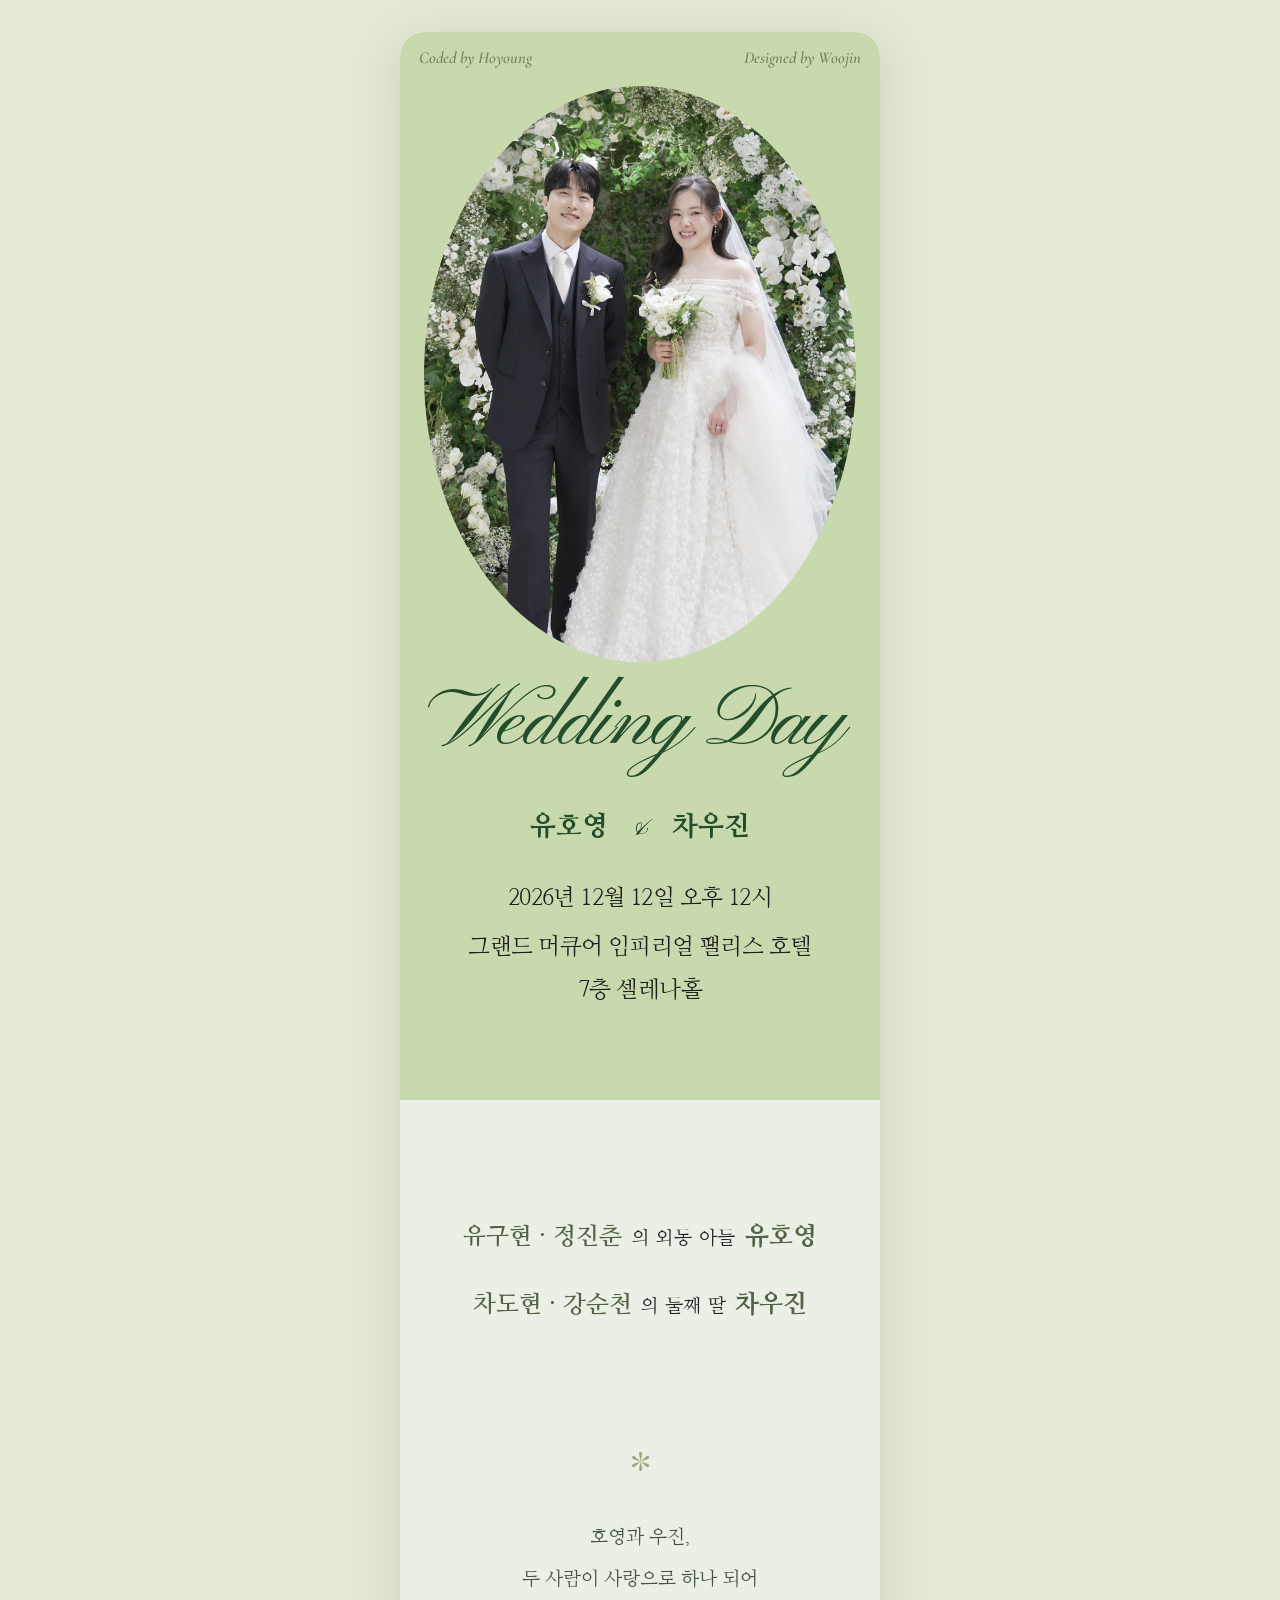
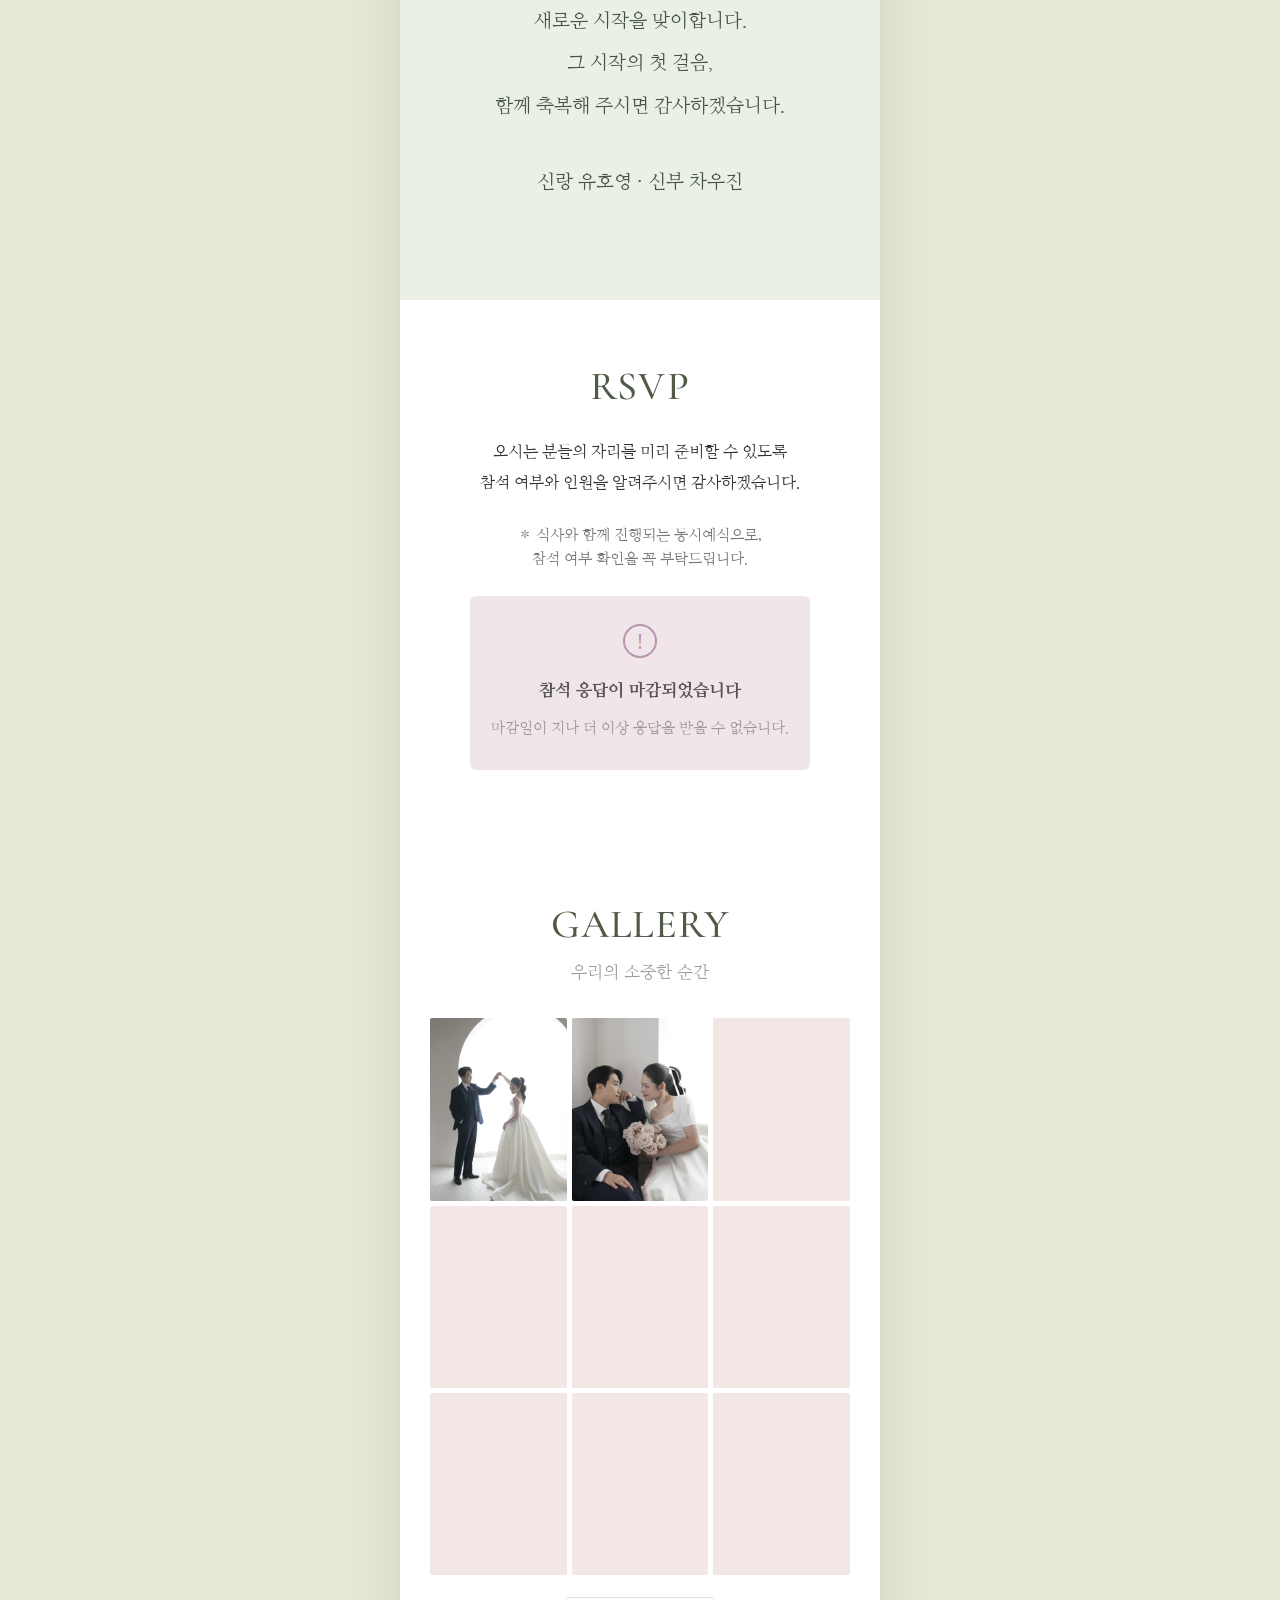
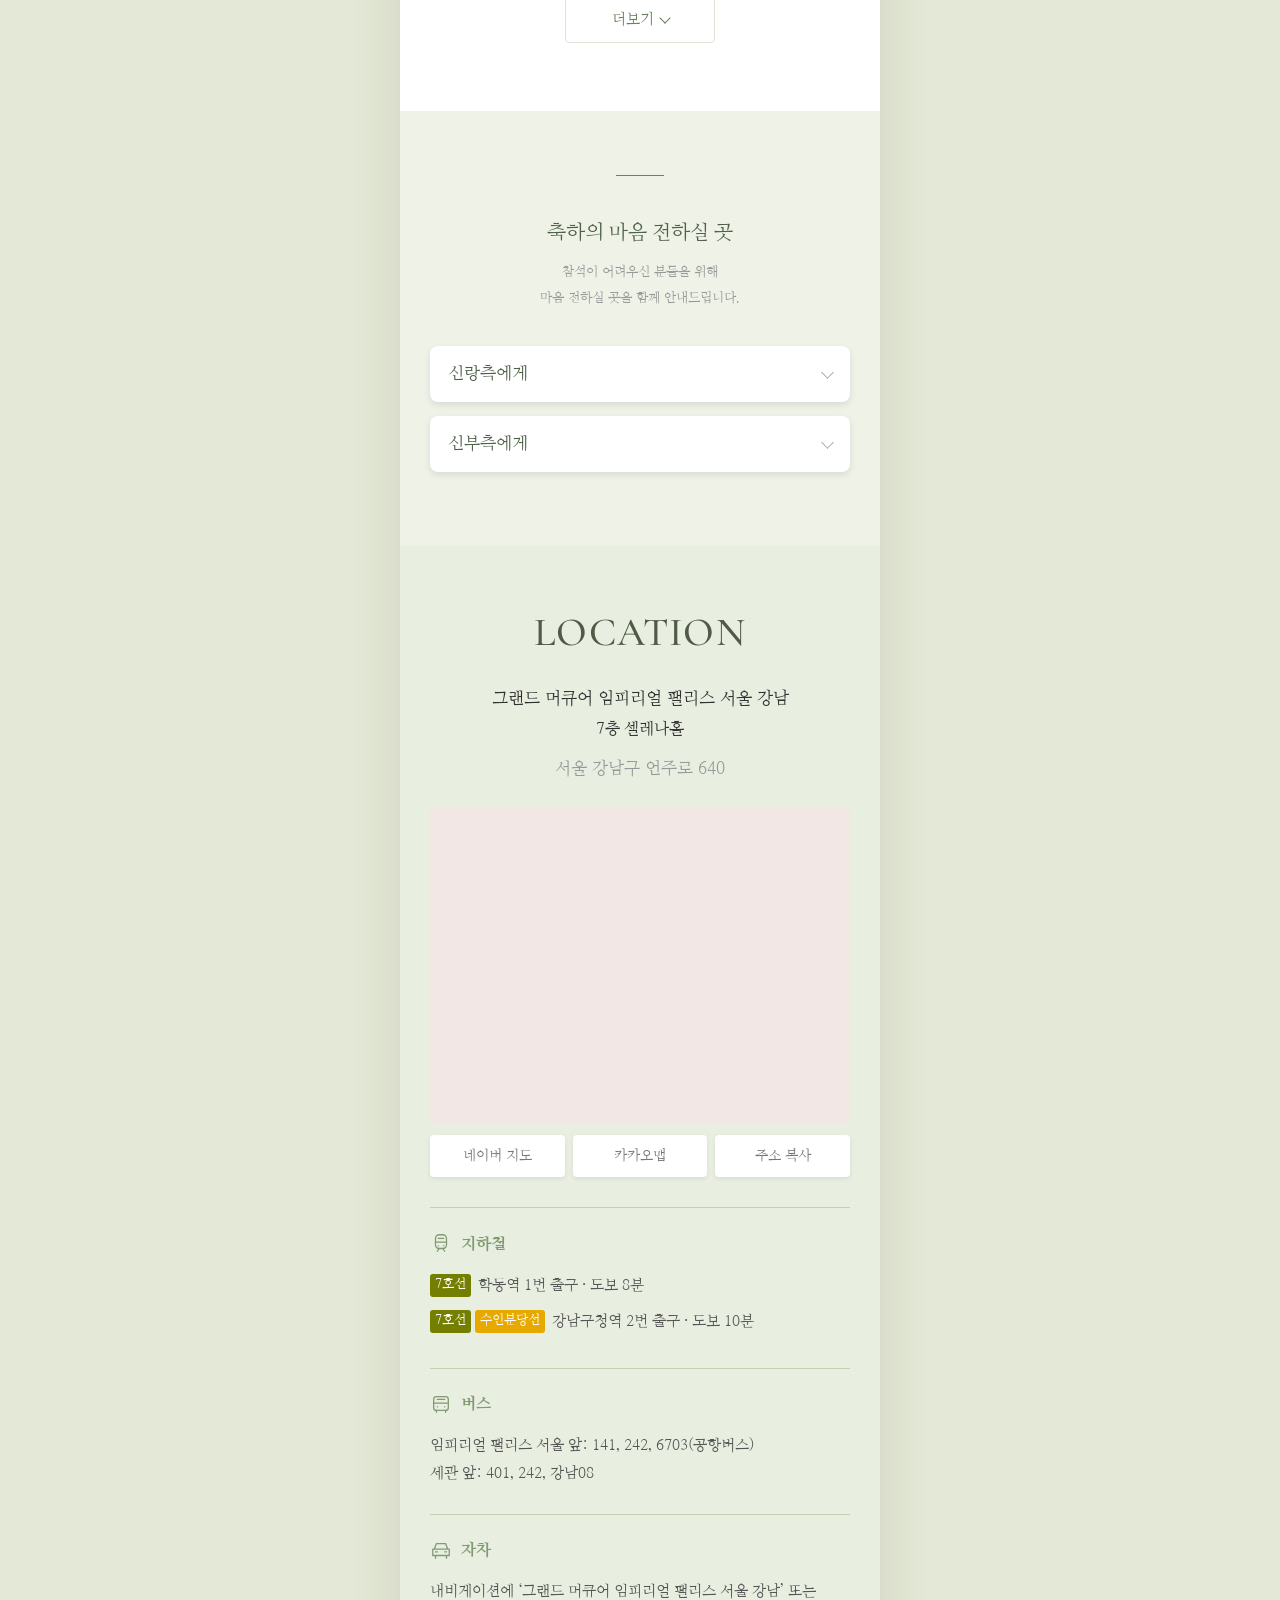
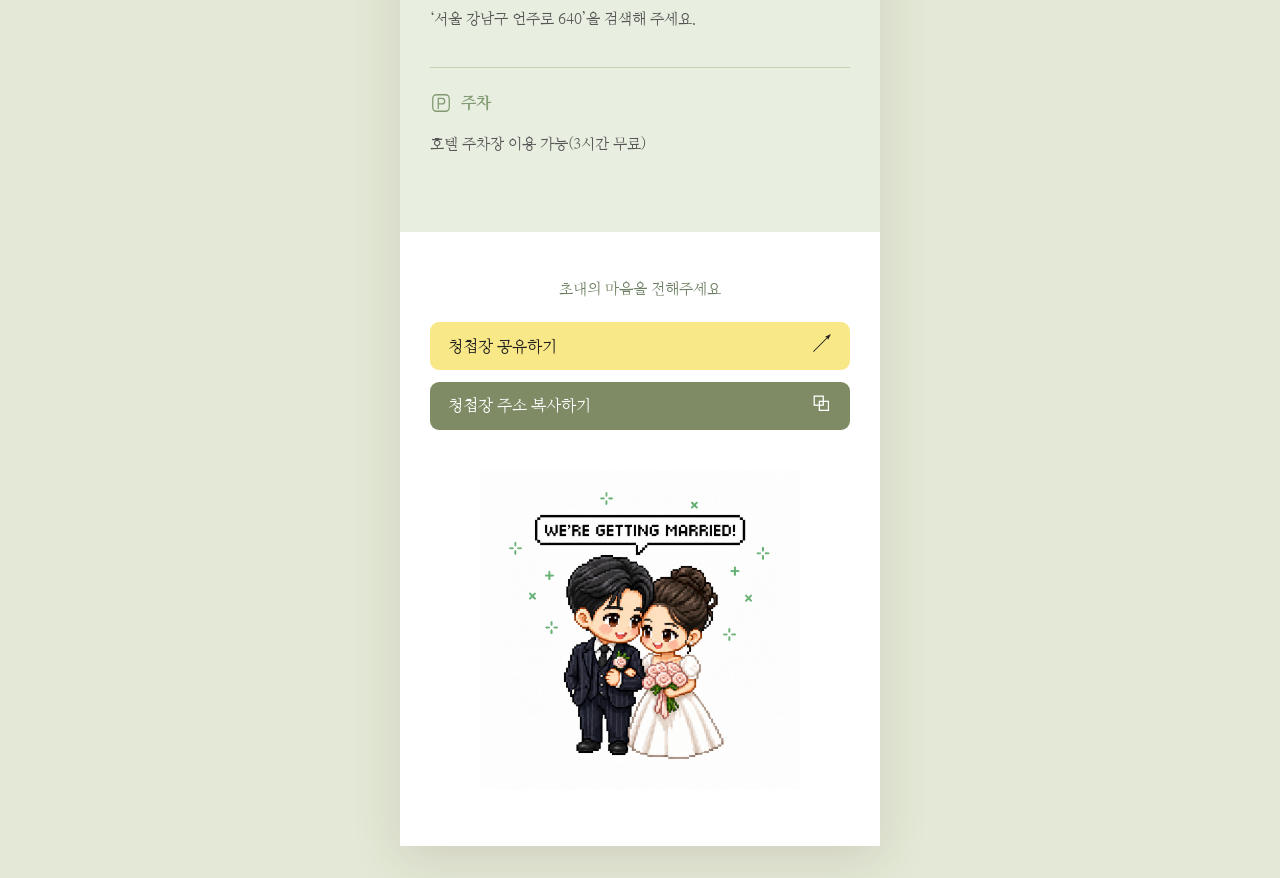
<file: index.html>
<!doctype html><html lang="ko"><head><meta charset="utf-8"><meta name="viewport" content="width=device-width,initial-scale=1"><title>호영과 우진, 결혼합니다</title><meta name="description" content="2026년 12월 12일 토요일 오후 12시">
<link rel="canonical" href="https://hoyoung-woojin.github.io/Wedding_Invitation/">
<meta property="og:type" content="website"><meta property="og:locale" content="ko_KR"><meta property="og:title" content="유호영 ♥ 차우진 결혼합니다"><meta property="og:description" content="2026년 12월 12일 토요일 오후 12시"><meta property="og:url" content="https://hoyoung-woojin.github.io/Wedding_Invitation/"><meta property="og:image" content="https://hoyoung-woojin.github.io/wedding-invitation/images/thumbnail_v2.jpg"><meta property="og:image:width" content="1200"><meta property="og:image:height" content="630"><meta property="og:image:alt" content="유호영 ♥ 차우진 결혼합니다"><meta name="twitter:card" content="summary_large_image"><meta name="twitter:title" content="유호영 ♥ 차우진 결혼합니다"><meta name="twitter:description" content="2026년 12월 12일 토요일 오후 12시"><meta name="twitter:image" content="https://hoyoung-woojin.github.io/wedding-invitation/images/thumbnail_v2.jpg">
<style>

@import url('https://fonts.googleapis.com/css2?family=Cormorant:ital,wght@1,500&family=Cormorant+Garamond:wght@300&family=Pinyon+Script&display=swap');

@import url('https://fonts.googleapis.com/css2?family=Nanum+Myeongjo:wght@400;700;800&display=swap');



*{box-sizing:border-box}body{margin:0;background:#d0b5b3;color:#531514;font-family:Georgia,'Noto Serif KR',serif}main{max-width:480px;margin:32px auto;background:#f2e7e5;border-radius:24px 24px 0 0;min-height:90vh;text-align:center;box-shadow:0 12px 50px #53151420}header{padding:70px 24px;background:#e8d3d1;border-radius:inherit}h1{font-size:calc(48px + 2pt);font-weight:400;font-style:italic;margin:12px 0 32px}h2{font-weight:400}p{line-height:1.8}section{padding:38px 24px;background:white}button,input,select,textarea{font:inherit}button{cursor:pointer;min-height:46px;padding:10px 18px;border-radius:9px;border:1px solid #8d615f;background:white;color:#531514}button.primary{background:#8d615f;color:white;border-color:#8d615f}dialog{width:min(440px,calc(100% - 28px));max-height:90dvh;border:0;border-radius:16px;padding:26px;color:#313131;background:#fff;overflow:auto}dialog::backdrop{background:rgba(0,0,0,.5)}dialog h2{text-align:center;margin-top:0;font-size:calc(30px + 2pt)}label{display:block;margin:16px 0 6px;font-size:calc(14px + 2pt)}input,select,textarea{display:block;width:100%;border:1px solid #d9cfcc;border-radius:7px;padding:12px;background:white;color:#313131}fieldset{padding:0;border:0;margin:14px 0}legend{font-size:calc(14px + 2pt);margin-bottom:7px}.options{display:flex;gap:8px}.options label{flex:1;margin:0;display:flex;align-items:center;gap:7px;padding:12px;border:1px solid #d9cfcc;border-radius:7px}.options input{width:auto}small{display:block;line-height:1.6;color:#777}.actions{display:flex;gap:10px;margin-top:22px}.actions button{flex:1}.consent{display:flex;align-items:flex-start;gap:8px;line-height:1.5}.consent input{width:auto;margin-top:4px}#status{line-height:1.6;font-size:calc(14px + 2pt)}button:disabled{opacity:.6;cursor:wait}[hidden]{display:none!important}@media(max-width:500px){main{margin:0;border-radius:0}header{padding-top:54px}}







body{font-family:'Nanum Myeongjo',serif}header h1{font-family:'Pinyon Script',cursive;font-style:normal;color:#521514;font-size:calc(64px + 2pt)}header h2{font-weight:700;font-size:calc(22px + 2pt)}header p{color:#8d615f;font-size:calc(14px + 2pt)}.credits{display:flex;justify-content:space-between;font-family:'Cormorant',serif;font-style:italic;font-size:calc(16px + 2pt);color:#8d615f;margin-bottom:35px}section h2{font-family:'Cormorant Garamond',serif;font-size:calc(38px + 2pt);font-weight:300;color:#313131}section p{font-size:calc(14px + 2pt);color:#313131}section small{color:#aeaeae}dialog{background:#f8f8f8;border-radius:5px;padding:30px 22px 22px;width:min(400px,calc(100% - 32px));max-height:88dvh}dialog h2{font-size:calc(19px + 2pt);margin:2px 0 14px}dialog>.intro{text-align:center;color:#b996af;font-size:calc(12px + 2pt);margin-bottom:24px}label,legend{color:#777;font-size:calc(12px + 2pt)}input,textarea{border:1px solid #eee;border-radius:5px;box-shadow:0 2px 5px #00000012;font-size:calc(14px + 2pt)}.options label{position:relative;justify-content:center;background:white;border-color:#eee;box-shadow:0 2px 5px #00000018;color:#999;font-size:calc(13px + 2pt)}.options label:has(input:checked){background:#b996af;border-color:#b996af;color:white}.options input{position:absolute;width:1px;height:1px;opacity:0}.options label:focus-within{outline:2px solid #8d615f;outline-offset:2px}button.primary{background:#b996af;border-color:#b996af}button{border-radius:5px}button:focus-visible{outline:2px solid #531514;outline-offset:3px}.counter{display:flex;align-items:center;justify-content:space-between;background:white;padding:10px 12px;border:1px solid #eee;border-radius:5px}.counter span{font-size:calc(13px + 2pt)}.counter-controls{display:flex;align-items:center;gap:15px}.counter button{padding:0;width:44px;min-height:44px;font-size:calc(22px + 2pt);color:#8d615f;border-color:#d0b5b3}.counter output{min-width:25px;text-align:center;font-size:calc(17px + 2pt)}.counter button:disabled{opacity:.35;cursor:default}#total{font-size:calc(12px + 2pt);color:#8d615f;margin:8px 0 14px}.privacy{margin-top:14px;font-size:calc(10px + 2pt)}.consent{font-size:calc(11px + 2pt)}.actions{margin-top:16px}.actions button{font-size:calc(13px + 2pt)}.actions #close{flex:0 0 80px;border-color:#ddd;color:#777}#status:empty{display:none}@media(max-width:500px){dialog{padding:26px 18px 18px}header h1{font-size:calc(58px + 2pt)}}



#welcome{width:min(360px,calc(100% - 40px));padding:38px 22px 16px;text-align:center;background:#fafafa;box-shadow:0 10px 35px #00000020}#welcome h2{color:#b996af;font-size:calc(21px + 2pt);margin:4px 0 16px}.welcome-note{color:#999;font-size:calc(13px + 2pt);line-height:1.8;margin:0 0 26px}.wedding-card{background:#e7dce8;padding:20px 18px 24px;border-radius:5px;color:#827b82;font-size:calc(14px + 2pt);line-height:1.9}.wedding-card .couple{font-size:calc(14px + 2pt);color:#555;margin:2px 0 18px}.couple span{padding:0 8px}.wedding-card hr{border:0;border-top:1px solid #d9ccdc;margin:0 0 18px}.wedding-card p{margin:16px 0}.wedding-card .primary{display:block;width:100%;margin-top:22px;font-size:calc(14px + 2pt)}#welcome-close{border:0;background:transparent;color:#999;margin:14px auto 0;min-width:90px;font-size:calc(14px + 2pt)}



.consent{display:grid;grid-template-columns:16px minmax(0,1fr);align-items:center;column-gap:8px;line-height:1.6;min-height:28px}.consent input[type="checkbox"]{display:block;width:16px;height:16px;min-width:16px;margin:0;padding:0;box-shadow:none;border-radius:0;accent-color:#b996af}.consent span{display:block;margin:0;padding:0}



/* iPhone: keep editable controls at 16px to avoid focus zoom. */

#form input:not([type="checkbox"]):not([type="radio"]):not([type="hidden"]),#form textarea,#form select{font-size:calc(16px + 2pt)}

.privacy{display:block;width:100%;margin:18px 0 0;padding:0;font-size:calc(10px - 1pt + 2pt);color:#aaa;line-height:1.8;text-align:justify;overflow-wrap:anywhere}

@keyframes popup-fade-in{from{opacity:0;transform:translateY(8px)}to{opacity:1;transform:translateY(0)}}

@keyframes backdrop-fade-in{from{background-color:rgba(0,0,0,0)}to{background-color:rgba(0,0,0,.5)}}

dialog[open]{animation:popup-fade-in .4s ease-out both}dialog[open]::backdrop{animation:backdrop-fade-in .4s ease-out both}

@media(prefers-reduced-motion:reduce){dialog[open],dialog[open]::backdrop{animation:none}}



#phone::placeholder{font-size:calc(13px + 2pt);opacity:1;color:#999}

.privacy{padding:0 5px;letter-spacing:-.3px;word-break:keep-all;overflow-wrap:normal;text-align:justify}


/* 본문 1차: RSVP 모달 스타일은 기존 최종본 유지 */
.cover{padding:22px 26px 56px;background:#e8d3d1}.cover .credits{font-size:calc(17px + 2pt);margin:0 0 22px;gap:12px}.cover-photo{width:100%;max-width:320px;aspect-ratio:3/4;margin:0 auto;overflow:hidden;border-radius:50%;background:#f3e9e7;position:relative}.cover-photo img{display:block;width:100%;height:100%;object-fit:cover;object-position:center}.photo-placeholder{height:100%;display:flex;flex-direction:column;align-items:center;justify-content:center;gap:18px;color:#b18f8c;font-size:calc(12px + 2pt);letter-spacing:.03em;background:radial-gradient(ellipse at 40% 30%,#fff8f4,#eddbd7)}.photo-initials{font-family:'Cormorant',serif;font-style:italic;font-size:calc(52px + 2pt);font-weight:500;letter-spacing:0}.cover h1{position:relative;font-family:'Pinyon Script',cursive;font-size:calc(clamp(48px,13vw,66px) + 2pt);font-weight:400;line-height:1.15;margin:-12px 0 24px;color:#521514}.cover h2{font-size:calc(19px + 2pt);font-weight:700;margin:0 0 18px}.name-divider{font-family:'Cormorant',serif;font-style:italic;font-weight:500;font-size:calc(18px + 2pt);margin:0 9px}.cover p{font-size:calc(12px + 2pt);line-height:1.9;color:#8d615f}.cover-date{margin:0 0 7px}.cover-venue{margin:0}.family{background:#f2e7e5;padding:46px 16px 24px}.family p{display:flex;align-items:baseline;justify-content:center;gap:6px;flex-wrap:wrap;font-size:calc(12px + 2pt);line-height:1.9;color:#531514;margin:9px 0}.family .relationship{font-size:calc(10px + 2pt);color:#8d615f}.family strong{font-size:calc(13px + 2pt);font-weight:700}.invitation{background:#f2e7e5;padding:32px 18px 60px}.invitation-star{display:block;color:#b996af;font-size:calc(29px + 2pt);margin-bottom:23px}.invitation p{font-size:calc(14px + 2pt);line-height:2.1;color:#313131;margin:0}.invitation .signature{font-size:calc(12px + 2pt);margin-top:25px}.rsvp-section{padding:48px 20px 52px}.rsvp-section h2{margin:0 0 22px}.rsvp-section p{font-size:calc(13px + 2pt);line-height:1.9}.rsvp-section small{font-size:calc(11px + 2pt)}.rsvp-section button{width:min(100%,300px);margin-top:12px;font-size:calc(13px + 2pt)}
@media(max-width:500px){.cover{padding:20px 24px 48px}.cover .credits{font-size:calc(15px + 2pt)}.cover-photo{max-width:300px}.cover h1{font-size:calc(clamp(44px,13vw,62px) + 2pt)}.cover h2{font-size:calc(18px + 2pt)}}

.gallery-section{background:#fff;padding:48px 20px 52px}.gallery-section h2{margin:0 0 12px}.gallery-caption{font-size:calc(11px!important + 2pt);color:#aeaeae!important;margin:0 0 25px}.gallery-grid{display:grid;grid-template-columns:repeat(3,minmax(0,1fr));gap:6px}.gallery-thumb{border:0;border-radius:2px;padding:0;min-height:0;aspect-ratio:3/4;overflow:hidden;display:block;width:100%;background:#f2e7e5}.gallery-thumb img{display:block;width:100%;height:100%;object-fit:cover}.gallery-placeholder{width:100%;height:100%;display:flex;flex-direction:column;align-items:center;justify-content:center;gap:9px;background:linear-gradient(145deg,#f6edeb,#e8d3d1);color:#9f7f7c;font-size:calc(9px + 2pt)}.gallery-placeholder span{font-family:'Cormorant Garamond',serif;font-size:calc(27px + 2pt);font-weight:300}.gallery-thumb:nth-child(3n+2) .gallery-placeholder{background:linear-gradient(145deg,#eee7ed,#e1d2df)}#gallery-more{display:block;border:1px solid #e9dedc;border-radius:4px;margin:22px auto 0;padding:10px 22px;color:#8d615f;font-size:calc(12px + 2pt);width:150px}.gallery-reveal{animation:gallery-reveal .4s ease both}@keyframes gallery-reveal{from{opacity:0;transform:translateY(8px)}to{opacity:1;transform:translateY(0)}}#photo-modal{width:100vw;max-width:none;height:100dvh;max-height:none;margin:0;border-radius:0;padding:0;background:#171417;color:#fff;overflow:hidden}#photo-modal::backdrop{background:#171417}.photo-toolbar{position:absolute;top:0;left:0;right:0;z-index:2;display:flex;align-items:center;justify-content:space-between;padding:calc(10px + env(safe-area-inset-top)) 18px 10px;background:linear-gradient(#0008,transparent);font-size:calc(13px + 2pt)}.photo-toolbar button,.photo-navigation button{border:0;background:#ffffff15;color:white;min-height:44px;border-radius:4px}.photo-toolbar button{font-size:calc(13px + 2pt)}#photo-stage{width:100%;height:100%;display:flex;align-items:center;justify-content:center;padding:75px 18px 85px;touch-action:pan-y;user-select:none}#photo-stage img{display:block;max-width:100%;max-height:100%;object-fit:contain}#photo-stage .gallery-placeholder{width:min(100%,440px);height:auto;aspect-ratio:3/4;max-height:100%;border-radius:3px;font-size:calc(13px + 2pt)}#photo-stage .gallery-placeholder span{font-size:calc(60px + 2pt)}.photo-navigation{position:absolute;bottom:calc(20px + env(safe-area-inset-bottom));left:0;right:0;display:flex;justify-content:center;gap:26px}.photo-navigation button{width:54px;font-size:calc(30px + 2pt);padding:0}
@media(prefers-reduced-motion:reduce){.gallery-reveal{animation:none}}

.account-section{padding:48px 24px 50px;background:#f2e7e5;color:#531514}.account-section #account-heading{font-family:'Nanum Myeongjo',serif;font-size:calc(20px + 2pt);color:#531514;font-weight:400;margin:0 0 18px}.account-intro{font-size:calc(12px!important + 2pt);color:#8d615f!important;margin:0 0 28px}.account-group{border:1px solid #dfcecb;border-radius:5px;background:#fbf7f6;margin:10px 0;text-align:left;overflow:hidden}.account-group summary{display:flex;align-items:center;justify-content:space-between;cursor:pointer;list-style:none;padding:16px 18px;min-height:50px;font-size:calc(13px + 2pt);color:#531514}.account-group summary::-webkit-details-marker{display:none}.account-group summary::after{content:'+';font-size:calc(19px + 2pt);color:#8d615f}.account-group[open] summary::after{content:'−'}.account-group summary:focus-visible{outline:2px solid #8d615f;outline-offset:-3px}.account-list{padding:0 16px}.account-row{display:grid;grid-template-columns:minmax(0,1fr) auto;gap:12px;align-items:center;padding:15px 0;border-top:1px solid #eadeda}.account-person{display:block;color:#531514;font-size:calc(12px + 2pt);margin-bottom:7px}.account-number{display:block;color:#8d615f;font-size:calc(12px + 2pt);line-height:1.6;overflow-wrap:anywhere}.account-copy{padding:7px 12px;min-height:44px;border:1px solid #d8c4c1;color:#8d615f;background:transparent;font-size:calc(11px + 2pt)}.account-pending{font-size:calc(11px + 2pt);color:#aaa}.account-status{font-size:calc(12px!important + 2pt);color:#8d615f!important;line-height:1.7;margin:14px 0 0}.account-status:empty{display:none}#account-manual{text-align:left;margin-top:12px}#account-manual label{font-size:calc(11px + 2pt);color:#8d615f}#account-copy-text{font-size:calc(16px + 2pt);user-select:text}

.location-section{background:#fff;padding:48px 24px 52px}.location-section h2{margin:0 0 24px}.location-venue{font-size:calc(14px!important + 2pt);line-height:1.9;color:#313131!important;margin:0 0 10px}.location-venue span{font-size:calc(13px + 2pt)}.location-address{font-size:calc(12px!important + 2pt);color:#999!important;margin:0 0 24px}.location-map{width:100%;aspect-ratio:4/3;background:#f2e7e5;border-radius:4px;overflow:hidden}.location-map iframe{border:0;width:100%;height:100%;display:block}.map-buttons{display:grid;grid-template-columns:repeat(3,minmax(0,1fr));gap:6px;margin-top:12px}.map-buttons a,.map-buttons button{display:flex;align-items:center;justify-content:center;min-height:44px;padding:8px 3px;border:1px solid #e5d8d5;border-radius:4px;background:#fff;color:#8d615f;text-decoration:none;font-family:inherit;font-size:calc(11px + 2pt)}.map-buttons a:focus-visible,.hotel-phone:focus-visible{outline:2px solid #8d615f;outline-offset:3px}#location-status{font-size:calc(11px!important + 2pt);color:#8d615f!important;margin:12px 0 0}#location-status:empty{display:none}#address-manual{text-align:left;margin-top:10px}#address-copy-text{font-size:calc(16px + 2pt);user-select:text}.transport-info{text-align:left;margin-top:24px}.transport-block{padding:21px 0;border-bottom:1px solid #eee5e3}.transport-block h3{font-size:calc(13px + 2pt);font-weight:700;color:#531514;margin:0 0 11px}.transport-block p{font-size:calc(12px + 2pt);line-height:1.9;color:#777;margin:7px 0;word-break:keep-all}.line-badge{display:inline-block;border-radius:3px;padding:0 5px;margin:0 2px 3px 0;color:white;font-size:calc(10px + 2pt);line-height:1.8}.line-seven{background:#747f00}.line-bundang{background:#e7a900}.hotel-phone{display:inline-block;margin-top:22px;font-size:calc(11px + 2pt);text-decoration:none;color:#999;min-height:44px;padding:12px}

.share-section{background:#f2e7e5;padding:36px 24px 50px}.share-section #share-heading{font-family:'Nanum Myeongjo',serif;color:#8d615f;font-size:calc(14px + 2pt);font-weight:400;margin:0 0 23px}.share-buttons{display:grid;gap:10px;max-width:300px;margin:auto}.share-buttons button{font-size:calc(13px + 2pt);min-height:46px}.share-buttons #copy-invitation{color:#8d615f;border-color:#d8c4c1;background:transparent}#share-status{font-size:calc(11px!important + 2pt);color:#8d615f!important;line-height:1.7;margin:16px 0 0}#share-status:empty{display:none}#share-manual{text-align:left;margin-top:12px}#share-copy-text{font-size:calc(16px + 2pt);user-select:text}
</style><link rel="stylesheet" href="design.css"><link rel="stylesheet" href="v2-theme.css"></head><body><main>
<header class="cover" aria-label="결혼식 안내">
  <div class="credits"><span>Coded by Hoyoung</span><span>Designed by Woojin</span></div>
  <div class="cover-photo" id="cover-photo">
    <img class="cover-portrait" src="images/cover-photo.jpg" alt="꽃다발을 들고 함께 웃는 호영과 우진" fetchpriority="high">
  </div>
  <h1>Wedding Day</h1>
  <h2>유호영 <span class="name-divider">&amp;</span> 차우진</h2>
  <p class="cover-date">2026년 12월 12일 오후 12시</p>
  <p class="cover-venue">그랜드 머큐어 임피리얼 팰리스 호텔<br>7층 셀레나홀</p>
</header>
<section class="family" aria-label="양가 혼주 정보">
  <p><span class="parents"><b style="font-weight:700">유구현</b> · <b style="font-weight:700">정진춘</b></span><span class="relationship">의 외동 아들</span><strong>유호영</strong></p>
  <p><span class="parents"><b style="font-weight:700">차도현</b> · <b style="font-weight:700">강순천</b></span><span class="relationship">의 둘째 딸</span><strong>차우진</strong></p>
</section>
<section class="invitation" aria-label="모시는 글">
  <span class="invitation-star" aria-hidden="true">✽</span>
  <p>호영과 우진,<br>두 사람이 사랑으로 하나 되어<br>새로운 시작을 맞이합니다.<br>그 시작의 첫 걸음,<br>함께 축복해 주시면 감사하겠습니다.</p>
  <p class="signature">신랑 유호영 · 신부 차우진</p>
</section>
<section class="rsvp-section" aria-labelledby="rsvp-heading"><h2 id="rsvp-heading">RSVP</h2><p>오시는 분들의 자리를 미리 준비할 수 있도록<br>참석 여부와 인원을 알려주시면 감사하겠습니다.</p><small>✽ 식사와 함께 진행되는 동시예식으로,<br>참석 여부 확인을 꼭 부탁드립니다.</small><p><button class="primary" id="open">참석 여부 전달하기</button></p></section>
<section class="gallery-section" aria-labelledby="gallery-heading"><h2 id="gallery-heading">Gallery</h2><p class="gallery-caption">우리의 소중한 순간</p><div class="gallery-grid" id="gallery-grid"></div><button type="button" id="gallery-more" aria-expanded="false" aria-controls="gallery-grid">더보기 <span class="gallery-chevron" aria-hidden="true"></span></button></section>
<section class="account-section" aria-labelledby="account-heading"><h2 id="account-heading">축하의 마음 전하실 곳</h2><p class="account-intro">참석이 어려우신 분들을 위해<br>마음 전하실 곳을 함께 안내드립니다.</p><div id="account-groups"></div><p id="account-status" class="account-status" role="status" aria-live="polite"></p><div id="account-manual" hidden><label for="account-copy-text">아래 계좌번호를 길게 눌러 복사해 주세요.</label><input id="account-copy-text" type="text" readonly aria-label="직접 복사할 계좌번호"></div></section>
<section class="location-section" aria-labelledby="location-heading"><h2 id="location-heading">Location</h2><p class="location-venue">그랜드 머큐어 임피리얼 팰리스 서울 강남<br><span>7층 셀레나홀</span></p><p class="location-address">서울 강남구 언주로 640</p><div class="location-map"><iframe title="예식장 위치 지도" src="https://maps.google.com/maps?q=%EA%B7%B8%EB%9E%9C%EB%93%9C%20%EB%A8%B8%ED%81%90%EC%96%B4%20%EC%9E%84%ED%94%BC%EB%A6%AC%EC%96%BC%20%ED%8C%B0%EB%A6%AC%EC%8A%A4%20%EC%84%9C%EC%9A%B8%20%EA%B0%95%EB%82%A8%20%EC%84%9C%EC%9A%B8%20%EA%B0%95%EB%82%A8%EA%B5%AC%20%EC%96%B8%EC%A3%BC%EB%A1%9C%20640&amp;output=embed&amp;hl=ko" loading="lazy" referrerpolicy="no-referrer-when-downgrade" allowfullscreen></iframe></div><div class="map-buttons"><a href="https://map.naver.com/p/search/%EA%B7%B8%EB%9E%9C%EB%93%9C%20%EB%A8%B8%ED%81%90%EC%96%B4%20%EC%9E%84%ED%94%BC%EB%A6%AC%EC%96%BC%20%ED%8C%B0%EB%A6%AC%EC%8A%A4%20%EC%84%9C%EC%9A%B8%20%EA%B0%95%EB%82%A8%20%EC%84%9C%EC%9A%B8%20%EA%B0%95%EB%82%A8%EA%B5%AC%20%EC%96%B8%EC%A3%BC%EB%A1%9C%20640" target="_blank" rel="noopener noreferrer">네이버 지도</a><a href="https://map.kakao.com/?q=%EA%B7%B8%EB%9E%9C%EB%93%9C%20%EB%A8%B8%ED%81%90%EC%96%B4%20%EC%9E%84%ED%94%BC%EB%A6%AC%EC%96%BC%20%ED%8C%B0%EB%A6%AC%EC%8A%A4%20%EC%84%9C%EC%9A%B8%20%EA%B0%95%EB%82%A8%20%EC%84%9C%EC%9A%B8%20%EA%B0%95%EB%82%A8%EA%B5%AC%20%EC%96%B8%EC%A3%BC%EB%A1%9C%20640" target="_blank" rel="noopener noreferrer">카카오맵</a><button type="button" id="copy-address">주소 복사</button></div><p id="location-status" role="status" aria-live="polite"></p><div id="address-manual" hidden><label for="address-copy-text">아래 주소를 길게 눌러 복사해 주세요.</label><input id="address-copy-text" readonly value="서울 강남구 언주로 640" aria-label="직접 복사할 예식장 주소"></div><div class="transport-info"><div class="transport-block"><h3><svg class="transport-icon" viewBox="0 0 24 24" fill="none" stroke="currentColor" stroke-width="1.4" stroke-linecap="round" stroke-linejoin="round" aria-hidden="true"><rect x="6" y="3" width="12" height="15" rx="4"/><path d="M6 11h12M9 7h6M8 21l2-3m6 3-2-3"/><path d="M9 15h.01M15 15h.01"/></svg><span>지하철</span></h3><p class="subway-row"><span class="subway-lines"><span class="line-badge line-seven">7호선</span></span><span class="subway-description">학동역 1번 출구 · 도보 8분</span></p><p class="subway-row"><span class="subway-lines"><span class="line-badge line-seven">7호선</span><span class="line-badge line-bundang">수인분당선</span></span><span class="subway-description">강남구청역 2번 출구 · 도보 10분</span></p></div><div class="transport-block"><h3><svg class="transport-icon" viewBox="0 0 24 24" fill="none" stroke="currentColor" stroke-width="1.4" stroke-linecap="round" stroke-linejoin="round" aria-hidden="true"><rect x="4" y="4" width="16" height="15" rx="3"/><path d="M4 11h16M8 7h8M7 19v2m10-2v2M8 15h.01M16 15h.01"/></svg><span>버스</span></h3><p>임피리얼 팰리스 서울 앞: 141, 242, 6703(공항버스)</p><p>세관 앞: 401, 242, 강남08</p></div><div class="transport-block"><h3><svg class="transport-icon" viewBox="0 0 24 24" fill="none" stroke="currentColor" stroke-width="1.4" stroke-linecap="round" stroke-linejoin="round" aria-hidden="true"><path d="m5 10 2-5h10l2 5M3 11h18v7H3zM6 18v3m12-3v3M6 14h2m8 0h2"/></svg><span>자차</span></h3><p>내비게이션에 ‘그랜드 머큐어 임피리얼 팰리스 서울 강남’ 또는 ‘서울 강남구 언주로 640’을 검색해 주세요.</p></div><div class="transport-block"><h3><svg class="transport-icon" viewBox="0 0 24 24" fill="none" stroke="currentColor" stroke-width="1.4" stroke-linecap="round" stroke-linejoin="round" aria-hidden="true"><rect x="3" y="3" width="18" height="18" rx="4"/><path d="M9 18V7h4a3 3 0 0 1 0 6H9"/></svg><span>주차</span></h3><p>호텔 주차장 이용 가능(3시간 무료)</p></div></div></section><section class="share-section" aria-labelledby="share-heading"><h2 id="share-heading">초대의 마음을 전해주세요</h2><div class="share-buttons"><button type="button" class="primary" id="share-invitation"><span class="share-button-label">청첩장 공유하기</span></button><button type="button" id="copy-invitation"><span class="share-button-label">청첩장 주소 복사하기</span></button></div><p id="share-status" role="status" aria-live="polite"></p><div id="share-manual" hidden><label for="share-copy-text">아래 주소를 길게 눌러 복사해 주세요.</label><input id="share-copy-text" type="text" readonly aria-label="청첩장 주소"></div></section><section class="ending-section" aria-label="결혼 소식"><img src="images/wedding-ending.jpg" alt="WE’RE GETTING MARRIED! 꽃다발을 든 신랑 신부의 픽셀 그림" loading="lazy" draggable="false" width="1254" height="1254"></section></main>

<dialog id="photo-modal" aria-label="갤러리 사진 확대"><div class="photo-toolbar"><span id="photo-position" aria-live="polite"></span><button type="button" id="photo-close" aria-label="사진 확대 닫기">닫기</button></div><div id="photo-stage"></div><div class="photo-navigation"><button type="button" id="photo-prev" aria-label="이전 사진">‹</button><button type="button" id="photo-next" aria-label="다음 사진">›</button></div></dialog>
<dialog id="welcome" aria-labelledby="welcome-title"><h2 id="welcome-title">참석 의사 체크</h2><p class="welcome-note">* 식사와 함께 진행되는 동시예식으로,<br>참석 여부 확인을 꼭 부탁드립니다.</p><div class="wedding-card"><p class="couple">신랑 유호영 <span aria-hidden="true">♥</span> 신부 차우진</p><hr><p>2026년 12월 12일<br>토요일 오후 12시</p><p>그랜드 머큐어 임피리얼 팰리스 호텔<br>7층 셀레나홀</p><button type="button" class="primary" id="welcome-next">참석 의사 체크하기</button></div><button type="button" id="welcome-close">닫기</button></dialog>

<dialog id="modal" aria-labelledby="title"><h2 id="title">참석 의사 체크하기</h2><small class="intro">한 분 한 분을 소중히 모실 수 있도록<br>참석 여부와 인원을 알려주시면 감사하겠습니다.</small><form id="form">

<fieldset><legend>어느 분의 하객이신가요? *</legend><div class="options"><label><input type="radio" name="side" value="신랑측" required>신랑</label><label><input type="radio" name="side" value="신부측" required>신부</label></div></fieldset>

<fieldset><legend>참석하실 수 있나요? *</legend><div class="options"><label><input type="radio" name="attendance" value="참석" required>참석할게요</label><label><input type="radio" name="attendance" value="불참" required>참석이 어려워요</label></div></fieldset>

<label for="name">성함 *</label><input id="name" name="name" required maxlength="40" autocomplete="name">

<div id="companions" hidden><label id="count-label">참석 인원을 알려주세요.</label><div class="counter" role="group" aria-labelledby="count-label"><span>참석 인원 (본인 포함)</span><div class="counter-controls"><button type="button" id="minus" aria-label="참석 인원 한 명 줄이기">−</button><output id="count-display" aria-live="polite">1</output><button type="button" id="plus" aria-label="참석 인원 한 명 늘리기">+</button></div></div><input id="count" name="companion_count" type="hidden" value="0"></div><p id="total" aria-live="polite">참석 여부를 선택해 주세요.</p>

<label for="phone">동명이인 구분을 위해 휴대폰 번호 뒤 4자리를 알려주세요. *</label><input id="phone" name="phone_last4" required inputmode="numeric" pattern="[0-9]{4}" minlength="4" maxlength="4" placeholder="휴대폰 번호 뒤 4자리" autocomplete="off">

<label for="message">전달사항 (선택)</label><textarea id="message" name="message" maxlength="500" rows="2"></textarea>

<small class="privacy">수집 목적: 참석자 식별. 항목: 참석 여부, 성함, 연락처 뒤 4자리, 동행인원, 전달사항. 보유기간: 예식 종료 후 30일까지. 동의하지 않으면 온라인 제출이 어렵습니다.</small>

<label class="consent"><input type="checkbox" id="consent" required checked><span>개인정보 수집·이용에 동의합니다. *</span></label>

<p id="status" role="status" aria-live="polite"></p><div class="actions"><button id="close" type="button">닫기</button><button id="submit" class="primary" type="submit">체크 완료하기</button></div></form></dialog>

<dialog id="share-help" aria-labelledby="share-help-title"><h2 id="share-help-title">청첩장 공유하기</h2><p id="share-help-message"></p><div class="share-help-actions"><a id="share-open-browser" target="_blank" rel="noopener noreferrer">새 창에서 열기</a><button type="button" id="share-help-copy">청첩장 링크 복사</button><button type="button" id="share-help-close">닫기</button></div></dialog>
<script src="image-protection.js"></script>
<script src="share.js"></script>
<script src="location.js"></script>
<script src="accounts.js"></script>
<script src="gallery.js"></script>
<script src="config.js"></script>
<script src="rsvp-connection.js"></script>
<script src="rsvp-deadline.js"></script>
<script>

const modal=document.querySelector('#modal'), form=document.querySelector('#form'), statusEl=document.querySelector('#status'), submit=document.querySelector('#submit'), count=document.querySelector('#count');

let busy=false;

let welcomeTimer=null;

let welcomeTriggered=false;

function onFirstScroll(){

  if(welcomeTriggered)return;

  welcomeTriggered=true;

  window.removeEventListener('scroll',onFirstScroll);

  welcomeTimer=setTimeout(()=>{if(!window.RsvpDeadline.isClosed()&&!modal.open&&!welcome.open){welcome.showModal();document.body.style.overflow='hidden'}},2000);

}

const welcome=document.querySelector('#welcome');

function closeWelcome(){welcome.close();document.body.style.overflow='';document.querySelector('#open').focus()}

document.querySelector('#welcome-close').onclick=closeWelcome;

document.querySelector('#welcome-next').onclick=()=>{welcome.close();openModal()};

welcome.addEventListener('cancel',e=>{e.preventDefault();closeWelcome()});



function openModal(){if(window.RsvpDeadline.isClosed()){window.RsvpDeadline.refresh();return;}welcomeTriggered=true;window.removeEventListener('scroll',onFirstScroll);clearTimeout(welcomeTimer);if(welcome.open)welcome.close();if(modal.open)return;modal.showModal();document.body.style.overflow='hidden'}

function closeModal(){if(busy)return;modal.close();document.body.style.overflow='';document.querySelector('#open').focus()}

document.querySelector('#open').onclick=openModal;document.querySelector('#close').onclick=closeModal;

modal.addEventListener('cancel',e=>{e.preventDefault();closeModal()});

const minus=document.querySelector('#minus'),plus=document.querySelector('#plus');

function changeCount(delta){if(busy)return;count.value=Math.max(0,Math.min(20,Number(count.value)+delta));update()}

minus.onclick=()=>changeCount(-1);plus.onclick=()=>changeCount(1);

function update(){document.querySelector('#count-display').textContent=1+Number(count.value);minus.disabled=busy||Number(count.value)<=0;plus.disabled=busy||Number(count.value)>=20;const a=new FormData(form).get('attendance');document.querySelector('#companions').hidden=a!=='참석';count.disabled=a!=='참석';document.querySelector('#total').textContent=a==='참석'?'본인 포함 총 '+(1+Number(count.value||0))+'명':a==='불참'?'총 참석인원 0명':'참석 여부를 선택해 주세요.'}

form.addEventListener('input',update);form.addEventListener('change',update);

function finish(){busy=false;submit.disabled=window.RsvpDeadline.isClosed();document.querySelector('#close').disabled=false;submit.textContent='체크 완료하기';update()}

form.addEventListener('submit',e=>{e.preventDefault();if(window.RsvpDeadline.isClosed()){window.RsvpDeadline.refresh();return;}if(busy||!form.reportValidity())return;

const data=Object.fromEntries(new FormData(form));data.companion_count=data.attendance==='참석'?Number(count.value):0;data.consent=document.querySelector('#consent').checked;

busy=true;update();submit.disabled=true;document.querySelector('#close').disabled=true;submit.textContent='전달 중…';statusEl.textContent='저장 결과를 확인하고 있습니다.';

sendRsvp(data).then(r=>{finish();statusEl.textContent=r.updated?'참석 여부가 수정되었습니다. 총 참석인원 '+r.total_count+'명':'참석 여부가 전달되었습니다. 총 참석인원 '+r.total_count+'명'}).catch(error=>{finish();if(window.RsvpDeadline.isClosed()||String(error&&error.message||error).includes('마감')){window.RsvpDeadline.close();return;}statusEl.textContent='저장 결과를 확인하지 못했습니다. 같은 정보로 다시 제출해 주세요.'});

});update();window.addEventListener('scroll',onFirstScroll,{passive:true});

</script><script src="leaf.js"></script>
<script src="code-protection.js"></script></body></html>
</file>
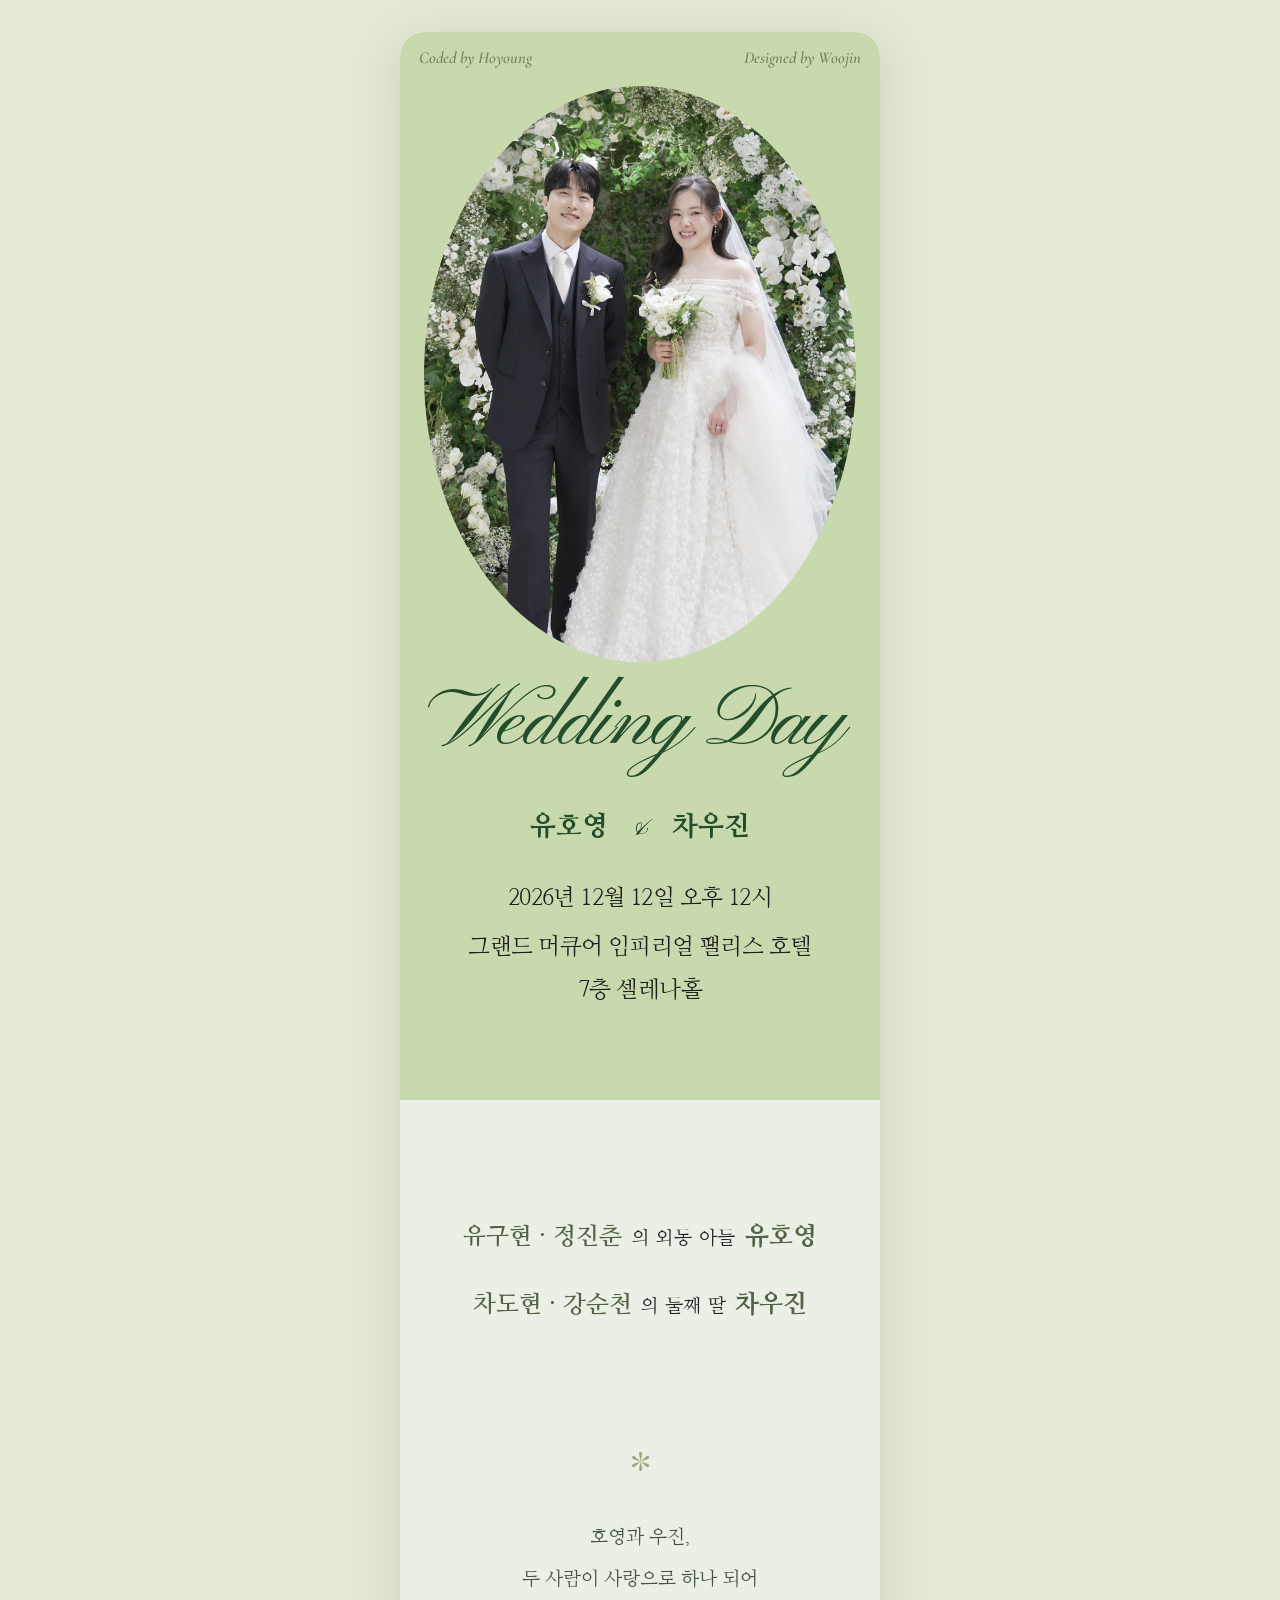
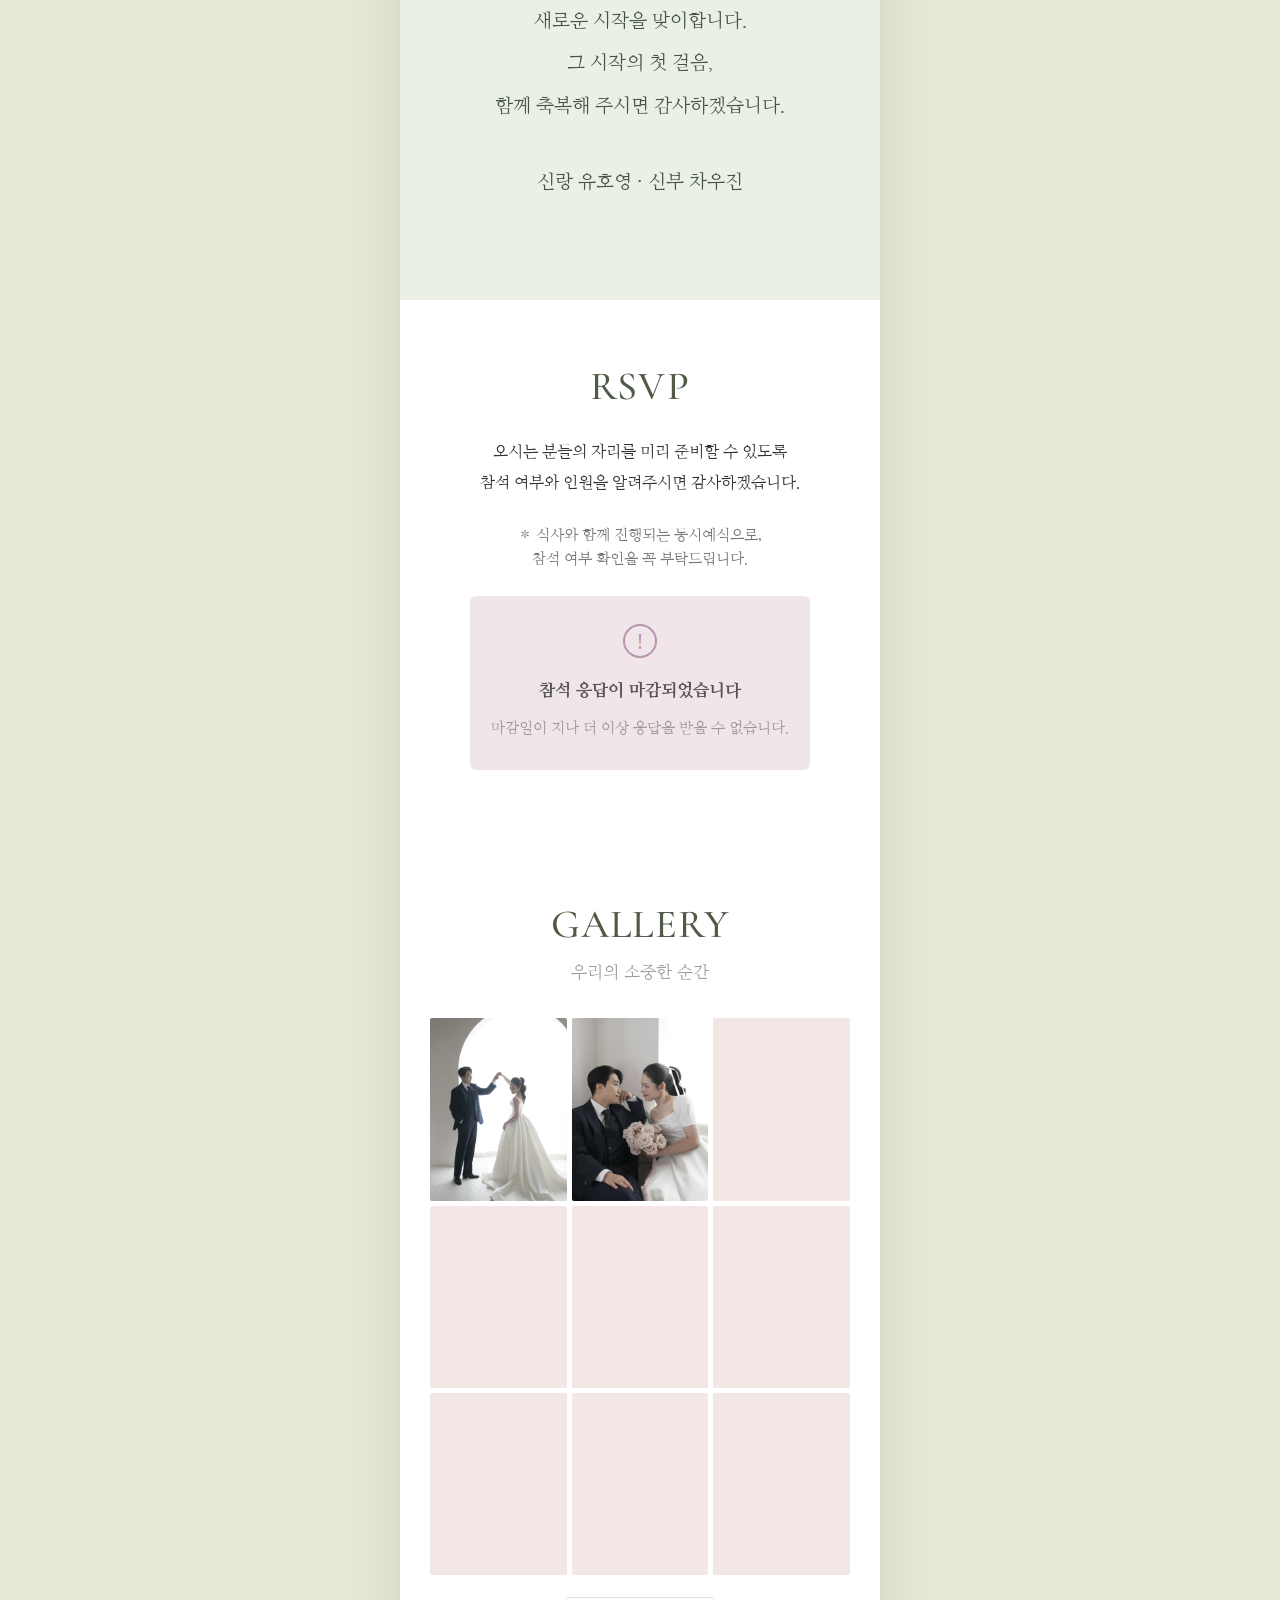
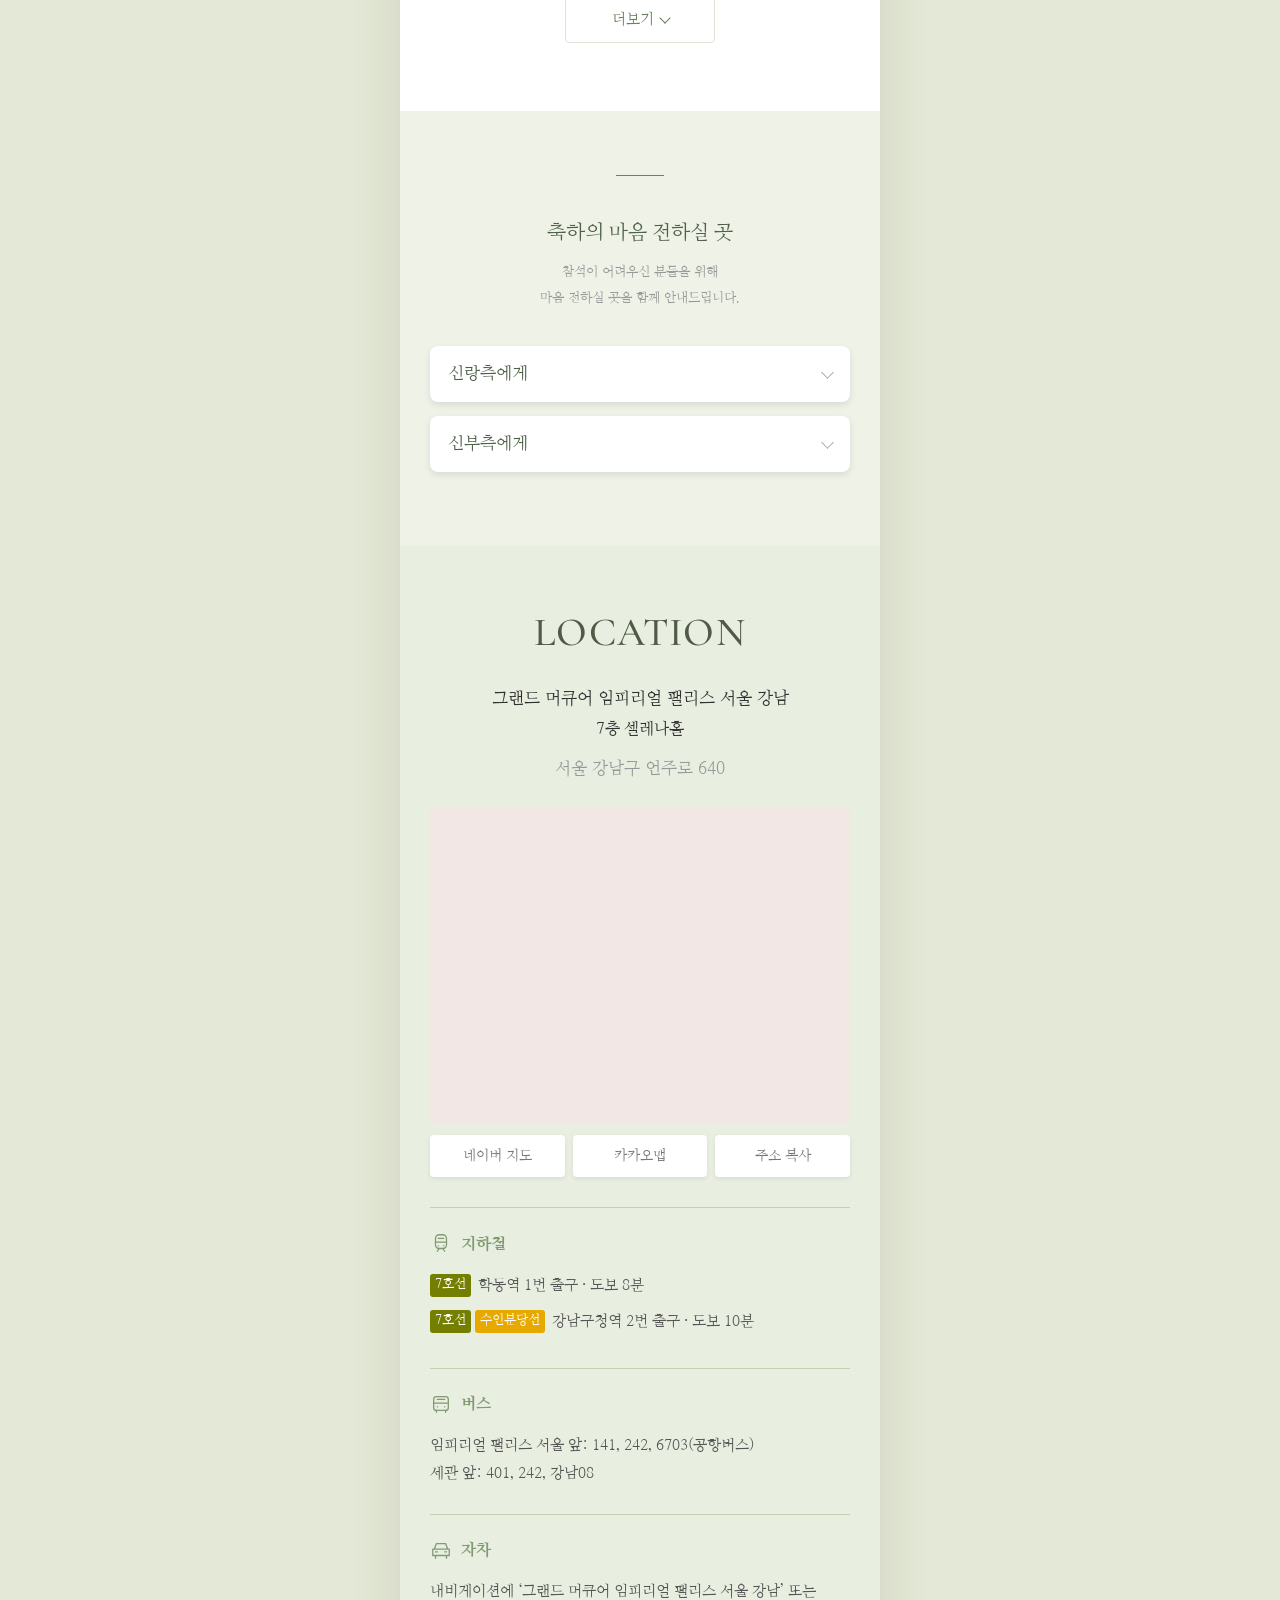
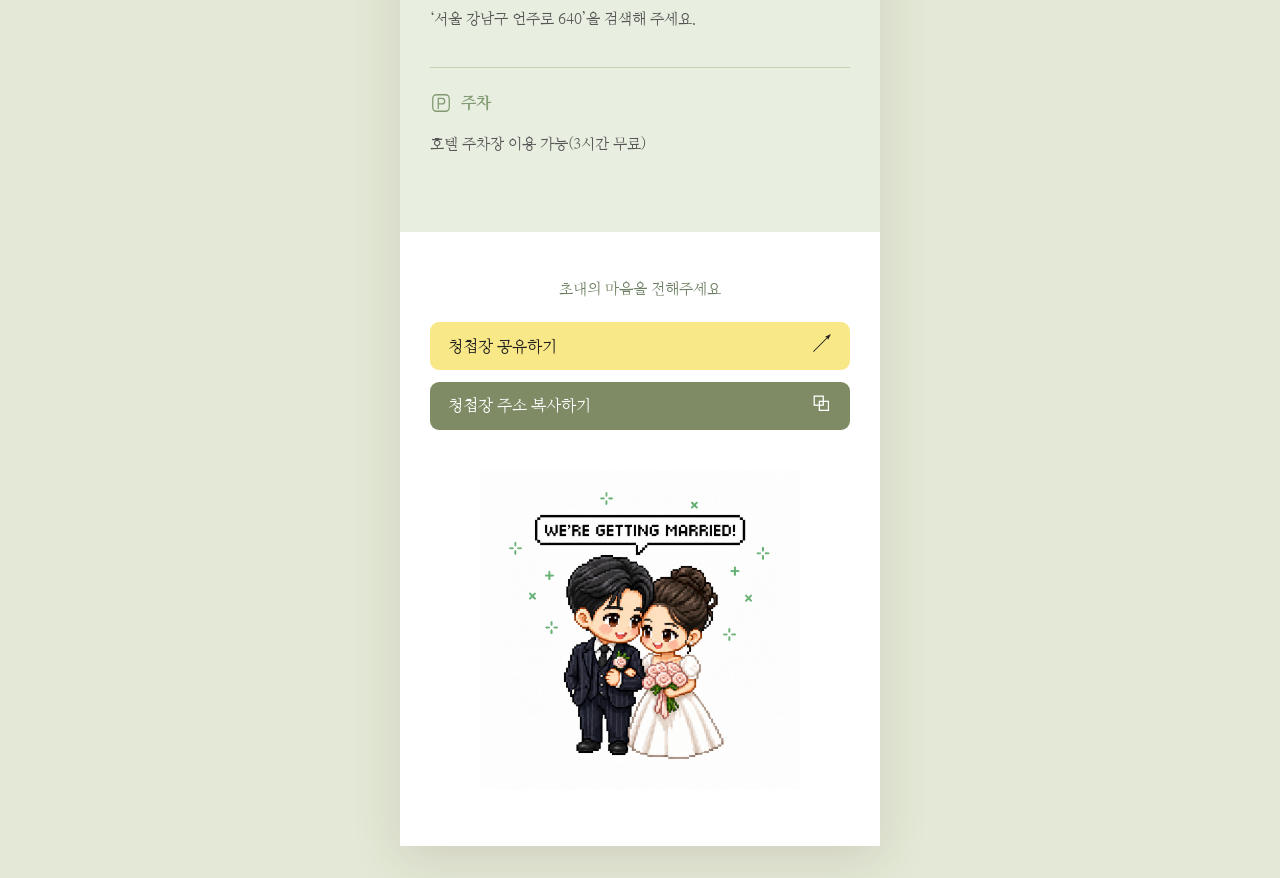
<file: share.html>
<!doctype html><html lang="ko"><head><meta charset="utf-8"><meta name="viewport" content="width=device-width,initial-scale=1"><title>호영과 우진, 결혼합니다</title><meta name="description" content="2026년 12월 12일 토요일 오후 12시">
<link rel="canonical" href="https://hoyoung-woojin.github.io/Wedding_Invitation/share.html">
<meta property="og:type" content="website"><meta property="og:locale" content="ko_KR"><meta property="og:title" content="유호영 ♥ 차우진 결혼합니다"><meta property="og:description" content="2026년 12월 12일 토요일 오후 12시"><meta property="og:url" content="https://hoyoung-woojin.github.io/Wedding_Invitation/share.html"><meta property="og:image" content="https://hoyoung-woojin.github.io/wedding-invitation/images/thumbnail_v2.jpg"><meta property="og:image:width" content="1200"><meta property="og:image:height" content="630"><meta property="og:image:alt" content="유호영 ♥ 차우진 결혼합니다"><meta name="twitter:card" content="summary_large_image"><meta name="twitter:title" content="유호영 ♥ 차우진 결혼합니다"><meta name="twitter:description" content="2026년 12월 12일 토요일 오후 12시"><meta name="twitter:image" content="https://hoyoung-woojin.github.io/wedding-invitation/images/thumbnail_v2.jpg">
<style>

@import url('https://fonts.googleapis.com/css2?family=Cormorant:ital,wght@1,500&family=Cormorant+Garamond:wght@300&family=Pinyon+Script&display=swap');

@import url('https://fonts.googleapis.com/css2?family=Nanum+Myeongjo:wght@400;700;800&display=swap');



*{box-sizing:border-box}body{margin:0;background:#d0b5b3;color:#531514;font-family:Georgia,'Noto Serif KR',serif}main{max-width:480px;margin:32px auto;background:#f2e7e5;border-radius:24px 24px 0 0;min-height:90vh;text-align:center;box-shadow:0 12px 50px #53151420}header{padding:70px 24px;background:#e8d3d1;border-radius:inherit}h1{font-size:calc(48px + 2pt);font-weight:400;font-style:italic;margin:12px 0 32px}h2{font-weight:400}p{line-height:1.8}section{padding:38px 24px;background:white}button,input,select,textarea{font:inherit}button{cursor:pointer;min-height:46px;padding:10px 18px;border-radius:9px;border:1px solid #8d615f;background:white;color:#531514}button.primary{background:#8d615f;color:white;border-color:#8d615f}dialog{width:min(440px,calc(100% - 28px));max-height:90dvh;border:0;border-radius:16px;padding:26px;color:#313131;background:#fff;overflow:auto}dialog::backdrop{background:rgba(0,0,0,.5)}dialog h2{text-align:center;margin-top:0;font-size:calc(30px + 2pt)}label{display:block;margin:16px 0 6px;font-size:calc(14px + 2pt)}input,select,textarea{display:block;width:100%;border:1px solid #d9cfcc;border-radius:7px;padding:12px;background:white;color:#313131}fieldset{padding:0;border:0;margin:14px 0}legend{font-size:calc(14px + 2pt);margin-bottom:7px}.options{display:flex;gap:8px}.options label{flex:1;margin:0;display:flex;align-items:center;gap:7px;padding:12px;border:1px solid #d9cfcc;border-radius:7px}.options input{width:auto}small{display:block;line-height:1.6;color:#777}.actions{display:flex;gap:10px;margin-top:22px}.actions button{flex:1}.consent{display:flex;align-items:flex-start;gap:8px;line-height:1.5}.consent input{width:auto;margin-top:4px}#status{line-height:1.6;font-size:calc(14px + 2pt)}button:disabled{opacity:.6;cursor:wait}[hidden]{display:none!important}@media(max-width:500px){main{margin:0;border-radius:0}header{padding-top:54px}}







body{font-family:'Nanum Myeongjo',serif}header h1{font-family:'Pinyon Script',cursive;font-style:normal;color:#521514;font-size:calc(64px + 2pt)}header h2{font-weight:700;font-size:calc(22px + 2pt)}header p{color:#8d615f;font-size:calc(14px + 2pt)}.credits{display:flex;justify-content:space-between;font-family:'Cormorant',serif;font-style:italic;font-size:calc(16px + 2pt);color:#8d615f;margin-bottom:35px}section h2{font-family:'Cormorant Garamond',serif;font-size:calc(38px + 2pt);font-weight:300;color:#313131}section p{font-size:calc(14px + 2pt);color:#313131}section small{color:#aeaeae}dialog{background:#f8f8f8;border-radius:5px;padding:30px 22px 22px;width:min(400px,calc(100% - 32px));max-height:88dvh}dialog h2{font-size:calc(19px + 2pt);margin:2px 0 14px}dialog>.intro{text-align:center;color:#b996af;font-size:calc(12px + 2pt);margin-bottom:24px}label,legend{color:#777;font-size:calc(12px + 2pt)}input,textarea{border:1px solid #eee;border-radius:5px;box-shadow:0 2px 5px #00000012;font-size:calc(14px + 2pt)}.options label{position:relative;justify-content:center;background:white;border-color:#eee;box-shadow:0 2px 5px #00000018;color:#999;font-size:calc(13px + 2pt)}.options label:has(input:checked){background:#b996af;border-color:#b996af;color:white}.options input{position:absolute;width:1px;height:1px;opacity:0}.options label:focus-within{outline:2px solid #8d615f;outline-offset:2px}button.primary{background:#b996af;border-color:#b996af}button{border-radius:5px}button:focus-visible{outline:2px solid #531514;outline-offset:3px}.counter{display:flex;align-items:center;justify-content:space-between;background:white;padding:10px 12px;border:1px solid #eee;border-radius:5px}.counter span{font-size:calc(13px + 2pt)}.counter-controls{display:flex;align-items:center;gap:15px}.counter button{padding:0;width:44px;min-height:44px;font-size:calc(22px + 2pt);color:#8d615f;border-color:#d0b5b3}.counter output{min-width:25px;text-align:center;font-size:calc(17px + 2pt)}.counter button:disabled{opacity:.35;cursor:default}#total{font-size:calc(12px + 2pt);color:#8d615f;margin:8px 0 14px}.privacy{margin-top:14px;font-size:calc(10px + 2pt)}.consent{font-size:calc(11px + 2pt)}.actions{margin-top:16px}.actions button{font-size:calc(13px + 2pt)}.actions #close{flex:0 0 80px;border-color:#ddd;color:#777}#status:empty{display:none}@media(max-width:500px){dialog{padding:26px 18px 18px}header h1{font-size:calc(58px + 2pt)}}



#welcome{width:min(360px,calc(100% - 40px));padding:38px 22px 16px;text-align:center;background:#fafafa;box-shadow:0 10px 35px #00000020}#welcome h2{color:#b996af;font-size:calc(21px + 2pt);margin:4px 0 16px}.welcome-note{color:#999;font-size:calc(13px + 2pt);line-height:1.8;margin:0 0 26px}.wedding-card{background:#e7dce8;padding:20px 18px 24px;border-radius:5px;color:#827b82;font-size:calc(14px + 2pt);line-height:1.9}.wedding-card .couple{font-size:calc(14px + 2pt);color:#555;margin:2px 0 18px}.couple span{padding:0 8px}.wedding-card hr{border:0;border-top:1px solid #d9ccdc;margin:0 0 18px}.wedding-card p{margin:16px 0}.wedding-card .primary{display:block;width:100%;margin-top:22px;font-size:calc(14px + 2pt)}#welcome-close{border:0;background:transparent;color:#999;margin:14px auto 0;min-width:90px;font-size:calc(14px + 2pt)}



.consent{display:grid;grid-template-columns:16px minmax(0,1fr);align-items:center;column-gap:8px;line-height:1.6;min-height:28px}.consent input[type="checkbox"]{display:block;width:16px;height:16px;min-width:16px;margin:0;padding:0;box-shadow:none;border-radius:0;accent-color:#b996af}.consent span{display:block;margin:0;padding:0}



/* iPhone: keep editable controls at 16px to avoid focus zoom. */

#form input:not([type="checkbox"]):not([type="radio"]):not([type="hidden"]),#form textarea,#form select{font-size:calc(16px + 2pt)}

.privacy{display:block;width:100%;margin:18px 0 0;padding:0;font-size:calc(10px - 1pt + 2pt);color:#aaa;line-height:1.8;text-align:justify;overflow-wrap:anywhere}

@keyframes popup-fade-in{from{opacity:0;transform:translateY(8px)}to{opacity:1;transform:translateY(0)}}

@keyframes backdrop-fade-in{from{background-color:rgba(0,0,0,0)}to{background-color:rgba(0,0,0,.5)}}

dialog[open]{animation:popup-fade-in .4s ease-out both}dialog[open]::backdrop{animation:backdrop-fade-in .4s ease-out both}

@media(prefers-reduced-motion:reduce){dialog[open],dialog[open]::backdrop{animation:none}}



#phone::placeholder{font-size:calc(13px + 2pt);opacity:1;color:#999}

.privacy{padding:0 5px;letter-spacing:-.3px;word-break:keep-all;overflow-wrap:normal;text-align:justify}


/* 본문 1차: RSVP 모달 스타일은 기존 최종본 유지 */
.cover{padding:22px 26px 56px;background:#e8d3d1}.cover .credits{font-size:calc(17px + 2pt);margin:0 0 22px;gap:12px}.cover-photo{width:100%;max-width:320px;aspect-ratio:3/4;margin:0 auto;overflow:hidden;border-radius:50%;background:#f3e9e7;position:relative}.cover-photo img{display:block;width:100%;height:100%;object-fit:cover;object-position:center}.photo-placeholder{height:100%;display:flex;flex-direction:column;align-items:center;justify-content:center;gap:18px;color:#b18f8c;font-size:calc(12px + 2pt);letter-spacing:.03em;background:radial-gradient(ellipse at 40% 30%,#fff8f4,#eddbd7)}.photo-initials{font-family:'Cormorant',serif;font-style:italic;font-size:calc(52px + 2pt);font-weight:500;letter-spacing:0}.cover h1{position:relative;font-family:'Pinyon Script',cursive;font-size:calc(clamp(48px,13vw,66px) + 2pt);font-weight:400;line-height:1.15;margin:-12px 0 24px;color:#521514}.cover h2{font-size:calc(19px + 2pt);font-weight:700;margin:0 0 18px}.name-divider{font-family:'Cormorant',serif;font-style:italic;font-weight:500;font-size:calc(18px + 2pt);margin:0 9px}.cover p{font-size:calc(12px + 2pt);line-height:1.9;color:#8d615f}.cover-date{margin:0 0 7px}.cover-venue{margin:0}.family{background:#f2e7e5;padding:46px 16px 24px}.family p{display:flex;align-items:baseline;justify-content:center;gap:6px;flex-wrap:wrap;font-size:calc(12px + 2pt);line-height:1.9;color:#531514;margin:9px 0}.family .relationship{font-size:calc(10px + 2pt);color:#8d615f}.family strong{font-size:calc(13px + 2pt);font-weight:700}.invitation{background:#f2e7e5;padding:32px 18px 60px}.invitation-star{display:block;color:#b996af;font-size:calc(29px + 2pt);margin-bottom:23px}.invitation p{font-size:calc(14px + 2pt);line-height:2.1;color:#313131;margin:0}.invitation .signature{font-size:calc(12px + 2pt);margin-top:25px}.rsvp-section{padding:48px 20px 52px}.rsvp-section h2{margin:0 0 22px}.rsvp-section p{font-size:calc(13px + 2pt);line-height:1.9}.rsvp-section small{font-size:calc(11px + 2pt)}.rsvp-section button{width:min(100%,300px);margin-top:12px;font-size:calc(13px + 2pt)}
@media(max-width:500px){.cover{padding:20px 24px 48px}.cover .credits{font-size:calc(15px + 2pt)}.cover-photo{max-width:300px}.cover h1{font-size:calc(clamp(44px,13vw,62px) + 2pt)}.cover h2{font-size:calc(18px + 2pt)}}

.gallery-section{background:#fff;padding:48px 20px 52px}.gallery-section h2{margin:0 0 12px}.gallery-caption{font-size:calc(11px!important + 2pt);color:#aeaeae!important;margin:0 0 25px}.gallery-grid{display:grid;grid-template-columns:repeat(3,minmax(0,1fr));gap:6px}.gallery-thumb{border:0;border-radius:2px;padding:0;min-height:0;aspect-ratio:3/4;overflow:hidden;display:block;width:100%;background:#f2e7e5}.gallery-thumb img{display:block;width:100%;height:100%;object-fit:cover}.gallery-placeholder{width:100%;height:100%;display:flex;flex-direction:column;align-items:center;justify-content:center;gap:9px;background:linear-gradient(145deg,#f6edeb,#e8d3d1);color:#9f7f7c;font-size:calc(9px + 2pt)}.gallery-placeholder span{font-family:'Cormorant Garamond',serif;font-size:calc(27px + 2pt);font-weight:300}.gallery-thumb:nth-child(3n+2) .gallery-placeholder{background:linear-gradient(145deg,#eee7ed,#e1d2df)}#gallery-more{display:block;border:1px solid #e9dedc;border-radius:4px;margin:22px auto 0;padding:10px 22px;color:#8d615f;font-size:calc(12px + 2pt);width:150px}.gallery-reveal{animation:gallery-reveal .4s ease both}@keyframes gallery-reveal{from{opacity:0;transform:translateY(8px)}to{opacity:1;transform:translateY(0)}}#photo-modal{width:100vw;max-width:none;height:100dvh;max-height:none;margin:0;border-radius:0;padding:0;background:#171417;color:#fff;overflow:hidden}#photo-modal::backdrop{background:#171417}.photo-toolbar{position:absolute;top:0;left:0;right:0;z-index:2;display:flex;align-items:center;justify-content:space-between;padding:calc(10px + env(safe-area-inset-top)) 18px 10px;background:linear-gradient(#0008,transparent);font-size:calc(13px + 2pt)}.photo-toolbar button,.photo-navigation button{border:0;background:#ffffff15;color:white;min-height:44px;border-radius:4px}.photo-toolbar button{font-size:calc(13px + 2pt)}#photo-stage{width:100%;height:100%;display:flex;align-items:center;justify-content:center;padding:75px 18px 85px;touch-action:pan-y;user-select:none}#photo-stage img{display:block;max-width:100%;max-height:100%;object-fit:contain}#photo-stage .gallery-placeholder{width:min(100%,440px);height:auto;aspect-ratio:3/4;max-height:100%;border-radius:3px;font-size:calc(13px + 2pt)}#photo-stage .gallery-placeholder span{font-size:calc(60px + 2pt)}.photo-navigation{position:absolute;bottom:calc(20px + env(safe-area-inset-bottom));left:0;right:0;display:flex;justify-content:center;gap:26px}.photo-navigation button{width:54px;font-size:calc(30px + 2pt);padding:0}
@media(prefers-reduced-motion:reduce){.gallery-reveal{animation:none}}

.account-section{padding:48px 24px 50px;background:#f2e7e5;color:#531514}.account-section #account-heading{font-family:'Nanum Myeongjo',serif;font-size:calc(20px + 2pt);color:#531514;font-weight:400;margin:0 0 18px}.account-intro{font-size:calc(12px!important + 2pt);color:#8d615f!important;margin:0 0 28px}.account-group{border:1px solid #dfcecb;border-radius:5px;background:#fbf7f6;margin:10px 0;text-align:left;overflow:hidden}.account-group summary{display:flex;align-items:center;justify-content:space-between;cursor:pointer;list-style:none;padding:16px 18px;min-height:50px;font-size:calc(13px + 2pt);color:#531514}.account-group summary::-webkit-details-marker{display:none}.account-group summary::after{content:'+';font-size:calc(19px + 2pt);color:#8d615f}.account-group[open] summary::after{content:'−'}.account-group summary:focus-visible{outline:2px solid #8d615f;outline-offset:-3px}.account-list{padding:0 16px}.account-row{display:grid;grid-template-columns:minmax(0,1fr) auto;gap:12px;align-items:center;padding:15px 0;border-top:1px solid #eadeda}.account-person{display:block;color:#531514;font-size:calc(12px + 2pt);margin-bottom:7px}.account-number{display:block;color:#8d615f;font-size:calc(12px + 2pt);line-height:1.6;overflow-wrap:anywhere}.account-copy{padding:7px 12px;min-height:44px;border:1px solid #d8c4c1;color:#8d615f;background:transparent;font-size:calc(11px + 2pt)}.account-pending{font-size:calc(11px + 2pt);color:#aaa}.account-status{font-size:calc(12px!important + 2pt);color:#8d615f!important;line-height:1.7;margin:14px 0 0}.account-status:empty{display:none}#account-manual{text-align:left;margin-top:12px}#account-manual label{font-size:calc(11px + 2pt);color:#8d615f}#account-copy-text{font-size:calc(16px + 2pt);user-select:text}

.location-section{background:#fff;padding:48px 24px 52px}.location-section h2{margin:0 0 24px}.location-venue{font-size:calc(14px!important + 2pt);line-height:1.9;color:#313131!important;margin:0 0 10px}.location-venue span{font-size:calc(13px + 2pt)}.location-address{font-size:calc(12px!important + 2pt);color:#999!important;margin:0 0 24px}.location-map{width:100%;aspect-ratio:4/3;background:#f2e7e5;border-radius:4px;overflow:hidden}.location-map iframe{border:0;width:100%;height:100%;display:block}.map-buttons{display:grid;grid-template-columns:repeat(3,minmax(0,1fr));gap:6px;margin-top:12px}.map-buttons a,.map-buttons button{display:flex;align-items:center;justify-content:center;min-height:44px;padding:8px 3px;border:1px solid #e5d8d5;border-radius:4px;background:#fff;color:#8d615f;text-decoration:none;font-family:inherit;font-size:calc(11px + 2pt)}.map-buttons a:focus-visible,.hotel-phone:focus-visible{outline:2px solid #8d615f;outline-offset:3px}#location-status{font-size:calc(11px!important + 2pt);color:#8d615f!important;margin:12px 0 0}#location-status:empty{display:none}#address-manual{text-align:left;margin-top:10px}#address-copy-text{font-size:calc(16px + 2pt);user-select:text}.transport-info{text-align:left;margin-top:24px}.transport-block{padding:21px 0;border-bottom:1px solid #eee5e3}.transport-block h3{font-size:calc(13px + 2pt);font-weight:700;color:#531514;margin:0 0 11px}.transport-block p{font-size:calc(12px + 2pt);line-height:1.9;color:#777;margin:7px 0;word-break:keep-all}.line-badge{display:inline-block;border-radius:3px;padding:0 5px;margin:0 2px 3px 0;color:white;font-size:calc(10px + 2pt);line-height:1.8}.line-seven{background:#747f00}.line-bundang{background:#e7a900}.hotel-phone{display:inline-block;margin-top:22px;font-size:calc(11px + 2pt);text-decoration:none;color:#999;min-height:44px;padding:12px}

.share-section{background:#f2e7e5;padding:36px 24px 50px}.share-section #share-heading{font-family:'Nanum Myeongjo',serif;color:#8d615f;font-size:calc(14px + 2pt);font-weight:400;margin:0 0 23px}.share-buttons{display:grid;gap:10px;max-width:300px;margin:auto}.share-buttons button{font-size:calc(13px + 2pt);min-height:46px}.share-buttons #copy-invitation{color:#8d615f;border-color:#d8c4c1;background:transparent}#share-status{font-size:calc(11px!important + 2pt);color:#8d615f!important;line-height:1.7;margin:16px 0 0}#share-status:empty{display:none}#share-manual{text-align:left;margin-top:12px}#share-copy-text{font-size:calc(16px + 2pt);user-select:text}
</style><link rel="stylesheet" href="design.css"><link rel="stylesheet" href="v2-theme.css"></head><body><main>
<header class="cover" aria-label="결혼식 안내">
  <div class="credits"><span>Coded by Hoyoung</span><span>Designed by Woojin</span></div>
  <div class="cover-photo" id="cover-photo">
    <img class="cover-portrait" src="images/cover-photo.jpg" alt="꽃다발을 들고 함께 웃는 호영과 우진" fetchpriority="high">
  </div>
  <h1>Wedding Day</h1>
  <h2>유호영 <span class="name-divider">&amp;</span> 차우진</h2>
  <p class="cover-date">2026년 12월 12일 오후 12시</p>
  <p class="cover-venue">그랜드 머큐어 임피리얼 팰리스 호텔<br>7층 셀레나홀</p>
</header>
<section class="family" aria-label="양가 혼주 정보">
  <p><span class="parents"><b style="font-weight:700">유구현</b> · <b style="font-weight:700">정진춘</b></span><span class="relationship">의 외동 아들</span><strong>유호영</strong></p>
  <p><span class="parents"><b style="font-weight:700">차도현</b> · <b style="font-weight:700">강순천</b></span><span class="relationship">의 둘째 딸</span><strong>차우진</strong></p>
</section>
<section class="invitation" aria-label="모시는 글">
  <span class="invitation-star" aria-hidden="true">✽</span>
  <p>호영과 우진,<br>두 사람이 사랑으로 하나 되어<br>새로운 시작을 맞이합니다.<br>그 시작의 첫 걸음,<br>함께 축복해 주시면 감사하겠습니다.</p>
  <p class="signature">신랑 유호영 · 신부 차우진</p>
</section>
<section class="rsvp-section" aria-labelledby="rsvp-heading"><h2 id="rsvp-heading">RSVP</h2><p>오시는 분들의 자리를 미리 준비할 수 있도록<br>참석 여부와 인원을 알려주시면 감사하겠습니다.</p><small>✽ 식사와 함께 진행되는 동시예식으로,<br>참석 여부 확인을 꼭 부탁드립니다.</small><p><button class="primary" id="open">참석 여부 전달하기</button></p></section>
<section class="gallery-section" aria-labelledby="gallery-heading"><h2 id="gallery-heading">Gallery</h2><p class="gallery-caption">우리의 소중한 순간</p><div class="gallery-grid" id="gallery-grid"></div><button type="button" id="gallery-more" aria-expanded="false" aria-controls="gallery-grid">더보기 <span class="gallery-chevron" aria-hidden="true"></span></button></section>
<section class="account-section" aria-labelledby="account-heading"><h2 id="account-heading">축하의 마음 전하실 곳</h2><p class="account-intro">참석이 어려우신 분들을 위해<br>마음 전하실 곳을 함께 안내드립니다.</p><div id="account-groups"></div><p id="account-status" class="account-status" role="status" aria-live="polite"></p><div id="account-manual" hidden><label for="account-copy-text">아래 계좌번호를 길게 눌러 복사해 주세요.</label><input id="account-copy-text" type="text" readonly aria-label="직접 복사할 계좌번호"></div></section>
<section class="location-section" aria-labelledby="location-heading"><h2 id="location-heading">Location</h2><p class="location-venue">그랜드 머큐어 임피리얼 팰리스 서울 강남<br><span>7층 셀레나홀</span></p><p class="location-address">서울 강남구 언주로 640</p><div class="location-map"><iframe title="예식장 위치 지도" src="https://maps.google.com/maps?q=%EA%B7%B8%EB%9E%9C%EB%93%9C%20%EB%A8%B8%ED%81%90%EC%96%B4%20%EC%9E%84%ED%94%BC%EB%A6%AC%EC%96%BC%20%ED%8C%B0%EB%A6%AC%EC%8A%A4%20%EC%84%9C%EC%9A%B8%20%EA%B0%95%EB%82%A8%20%EC%84%9C%EC%9A%B8%20%EA%B0%95%EB%82%A8%EA%B5%AC%20%EC%96%B8%EC%A3%BC%EB%A1%9C%20640&amp;output=embed&amp;hl=ko" loading="lazy" referrerpolicy="no-referrer-when-downgrade" allowfullscreen></iframe></div><div class="map-buttons"><a href="https://map.naver.com/p/search/%EA%B7%B8%EB%9E%9C%EB%93%9C%20%EB%A8%B8%ED%81%90%EC%96%B4%20%EC%9E%84%ED%94%BC%EB%A6%AC%EC%96%BC%20%ED%8C%B0%EB%A6%AC%EC%8A%A4%20%EC%84%9C%EC%9A%B8%20%EA%B0%95%EB%82%A8%20%EC%84%9C%EC%9A%B8%20%EA%B0%95%EB%82%A8%EA%B5%AC%20%EC%96%B8%EC%A3%BC%EB%A1%9C%20640" target="_blank" rel="noopener noreferrer">네이버 지도</a><a href="https://map.kakao.com/?q=%EA%B7%B8%EB%9E%9C%EB%93%9C%20%EB%A8%B8%ED%81%90%EC%96%B4%20%EC%9E%84%ED%94%BC%EB%A6%AC%EC%96%BC%20%ED%8C%B0%EB%A6%AC%EC%8A%A4%20%EC%84%9C%EC%9A%B8%20%EA%B0%95%EB%82%A8%20%EC%84%9C%EC%9A%B8%20%EA%B0%95%EB%82%A8%EA%B5%AC%20%EC%96%B8%EC%A3%BC%EB%A1%9C%20640" target="_blank" rel="noopener noreferrer">카카오맵</a><button type="button" id="copy-address">주소 복사</button></div><p id="location-status" role="status" aria-live="polite"></p><div id="address-manual" hidden><label for="address-copy-text">아래 주소를 길게 눌러 복사해 주세요.</label><input id="address-copy-text" readonly value="서울 강남구 언주로 640" aria-label="직접 복사할 예식장 주소"></div><div class="transport-info"><div class="transport-block"><h3><svg class="transport-icon" viewBox="0 0 24 24" fill="none" stroke="currentColor" stroke-width="1.4" stroke-linecap="round" stroke-linejoin="round" aria-hidden="true"><rect x="6" y="3" width="12" height="15" rx="4"/><path d="M6 11h12M9 7h6M8 21l2-3m6 3-2-3"/><path d="M9 15h.01M15 15h.01"/></svg><span>지하철</span></h3><p class="subway-row"><span class="subway-lines"><span class="line-badge line-seven">7호선</span></span><span class="subway-description">학동역 1번 출구 · 도보 8분</span></p><p class="subway-row"><span class="subway-lines"><span class="line-badge line-seven">7호선</span><span class="line-badge line-bundang">수인분당선</span></span><span class="subway-description">강남구청역 2번 출구 · 도보 10분</span></p></div><div class="transport-block"><h3><svg class="transport-icon" viewBox="0 0 24 24" fill="none" stroke="currentColor" stroke-width="1.4" stroke-linecap="round" stroke-linejoin="round" aria-hidden="true"><rect x="4" y="4" width="16" height="15" rx="3"/><path d="M4 11h16M8 7h8M7 19v2m10-2v2M8 15h.01M16 15h.01"/></svg><span>버스</span></h3><p>임피리얼 팰리스 서울 앞: 141, 242, 6703(공항버스)</p><p>세관 앞: 401, 242, 강남08</p></div><div class="transport-block"><h3><svg class="transport-icon" viewBox="0 0 24 24" fill="none" stroke="currentColor" stroke-width="1.4" stroke-linecap="round" stroke-linejoin="round" aria-hidden="true"><path d="m5 10 2-5h10l2 5M3 11h18v7H3zM6 18v3m12-3v3M6 14h2m8 0h2"/></svg><span>자차</span></h3><p>내비게이션에 ‘그랜드 머큐어 임피리얼 팰리스 서울 강남’ 또는 ‘서울 강남구 언주로 640’을 검색해 주세요.</p></div><div class="transport-block"><h3><svg class="transport-icon" viewBox="0 0 24 24" fill="none" stroke="currentColor" stroke-width="1.4" stroke-linecap="round" stroke-linejoin="round" aria-hidden="true"><rect x="3" y="3" width="18" height="18" rx="4"/><path d="M9 18V7h4a3 3 0 0 1 0 6H9"/></svg><span>주차</span></h3><p>호텔 주차장 이용 가능(3시간 무료)</p></div></div></section><section class="share-section" aria-labelledby="share-heading"><h2 id="share-heading">초대의 마음을 전해주세요</h2><div class="share-buttons"><button type="button" class="primary" id="share-invitation"><span class="share-button-label">청첩장 공유하기</span></button><button type="button" id="copy-invitation"><span class="share-button-label">청첩장 주소 복사하기</span></button></div><p id="share-status" role="status" aria-live="polite"></p><div id="share-manual" hidden><label for="share-copy-text">아래 주소를 길게 눌러 복사해 주세요.</label><input id="share-copy-text" type="text" readonly aria-label="청첩장 주소"></div></section><section class="ending-section" aria-label="결혼 소식"><img src="images/wedding-ending.jpg" alt="WE’RE GETTING MARRIED! 꽃다발을 든 신랑 신부의 픽셀 그림" loading="lazy" draggable="false" width="1254" height="1254"></section></main>

<dialog id="photo-modal" aria-label="갤러리 사진 확대"><div class="photo-toolbar"><span id="photo-position" aria-live="polite"></span><button type="button" id="photo-close" aria-label="사진 확대 닫기">닫기</button></div><div id="photo-stage"></div><div class="photo-navigation"><button type="button" id="photo-prev" aria-label="이전 사진">‹</button><button type="button" id="photo-next" aria-label="다음 사진">›</button></div></dialog>
<dialog id="welcome" aria-labelledby="welcome-title"><h2 id="welcome-title">참석 의사 체크</h2><p class="welcome-note">* 식사와 함께 진행되는 동시예식으로,<br>참석 여부 확인을 꼭 부탁드립니다.</p><div class="wedding-card"><p class="couple">신랑 유호영 <span aria-hidden="true">♥</span> 신부 차우진</p><hr><p>2026년 12월 12일<br>토요일 오후 12시</p><p>그랜드 머큐어 임피리얼 팰리스 호텔<br>7층 셀레나홀</p><button type="button" class="primary" id="welcome-next">참석 의사 체크하기</button></div><button type="button" id="welcome-close">닫기</button></dialog>

<dialog id="modal" aria-labelledby="title"><h2 id="title">참석 의사 체크하기</h2><small class="intro">한 분 한 분을 소중히 모실 수 있도록<br>참석 여부와 인원을 알려주시면 감사하겠습니다.</small><form id="form">

<fieldset><legend>어느 분의 하객이신가요? *</legend><div class="options"><label><input type="radio" name="side" value="신랑측" required>신랑</label><label><input type="radio" name="side" value="신부측" required>신부</label></div></fieldset>

<fieldset><legend>참석하실 수 있나요? *</legend><div class="options"><label><input type="radio" name="attendance" value="참석" required>참석할게요</label><label><input type="radio" name="attendance" value="불참" required>참석이 어려워요</label></div></fieldset>

<label for="name">성함 *</label><input id="name" name="name" required maxlength="40" autocomplete="name">

<div id="companions" hidden><label id="count-label">참석 인원을 알려주세요.</label><div class="counter" role="group" aria-labelledby="count-label"><span>참석 인원 (본인 포함)</span><div class="counter-controls"><button type="button" id="minus" aria-label="참석 인원 한 명 줄이기">−</button><output id="count-display" aria-live="polite">1</output><button type="button" id="plus" aria-label="참석 인원 한 명 늘리기">+</button></div></div><input id="count" name="companion_count" type="hidden" value="0"></div><p id="total" aria-live="polite">참석 여부를 선택해 주세요.</p>

<label for="phone">동명이인 구분을 위해 휴대폰 번호 뒤 4자리를 알려주세요. *</label><input id="phone" name="phone_last4" required inputmode="numeric" pattern="[0-9]{4}" minlength="4" maxlength="4" placeholder="휴대폰 번호 뒤 4자리" autocomplete="off">

<label for="message">전달사항 (선택)</label><textarea id="message" name="message" maxlength="500" rows="2"></textarea>

<small class="privacy">수집 목적: 참석자 식별. 항목: 참석 여부, 성함, 연락처 뒤 4자리, 동행인원, 전달사항. 보유기간: 예식 종료 후 30일까지. 동의하지 않으면 온라인 제출이 어렵습니다.</small>

<label class="consent"><input type="checkbox" id="consent" required checked><span>개인정보 수집·이용에 동의합니다. *</span></label>

<p id="status" role="status" aria-live="polite"></p><div class="actions"><button id="close" type="button">닫기</button><button id="submit" class="primary" type="submit">체크 완료하기</button></div></form></dialog>

<dialog id="share-help" aria-labelledby="share-help-title"><h2 id="share-help-title">청첩장 공유하기</h2><p id="share-help-message"></p><div class="share-help-actions"><a id="share-open-browser" target="_blank" rel="noopener noreferrer">새 창에서 열기</a><button type="button" id="share-help-copy">청첩장 링크 복사</button><button type="button" id="share-help-close">닫기</button></div></dialog>
<script src="image-protection.js"></script>
<script src="share.js"></script>
<script src="location.js"></script>
<script src="accounts.js"></script>
<script src="gallery.js"></script>
<script src="config.js"></script>
<script src="rsvp-connection.js"></script>
<script src="rsvp-deadline.js"></script>
<script>

const modal=document.querySelector('#modal'), form=document.querySelector('#form'), statusEl=document.querySelector('#status'), submit=document.querySelector('#submit'), count=document.querySelector('#count');

let busy=false;

let welcomeTimer=null;

let welcomeTriggered=false;

function onFirstScroll(){

  if(welcomeTriggered)return;

  welcomeTriggered=true;

  window.removeEventListener('scroll',onFirstScroll);

  welcomeTimer=setTimeout(()=>{if(!window.RsvpDeadline.isClosed()&&!modal.open&&!welcome.open){welcome.showModal();document.body.style.overflow='hidden'}},2000);

}

const welcome=document.querySelector('#welcome');

function closeWelcome(){welcome.close();document.body.style.overflow='';document.querySelector('#open').focus()}

document.querySelector('#welcome-close').onclick=closeWelcome;

document.querySelector('#welcome-next').onclick=()=>{welcome.close();openModal()};

welcome.addEventListener('cancel',e=>{e.preventDefault();closeWelcome()});



function openModal(){if(window.RsvpDeadline.isClosed()){window.RsvpDeadline.refresh();return;}welcomeTriggered=true;window.removeEventListener('scroll',onFirstScroll);clearTimeout(welcomeTimer);if(welcome.open)welcome.close();if(modal.open)return;modal.showModal();document.body.style.overflow='hidden'}

function closeModal(){if(busy)return;modal.close();document.body.style.overflow='';document.querySelector('#open').focus()}

document.querySelector('#open').onclick=openModal;document.querySelector('#close').onclick=closeModal;

modal.addEventListener('cancel',e=>{e.preventDefault();closeModal()});

const minus=document.querySelector('#minus'),plus=document.querySelector('#plus');

function changeCount(delta){if(busy)return;count.value=Math.max(0,Math.min(20,Number(count.value)+delta));update()}

minus.onclick=()=>changeCount(-1);plus.onclick=()=>changeCount(1);

function update(){document.querySelector('#count-display').textContent=1+Number(count.value);minus.disabled=busy||Number(count.value)<=0;plus.disabled=busy||Number(count.value)>=20;const a=new FormData(form).get('attendance');document.querySelector('#companions').hidden=a!=='참석';count.disabled=a!=='참석';document.querySelector('#total').textContent=a==='참석'?'본인 포함 총 '+(1+Number(count.value||0))+'명':a==='불참'?'총 참석인원 0명':'참석 여부를 선택해 주세요.'}

form.addEventListener('input',update);form.addEventListener('change',update);

function finish(){busy=false;submit.disabled=window.RsvpDeadline.isClosed();document.querySelector('#close').disabled=false;submit.textContent='체크 완료하기';update()}

form.addEventListener('submit',e=>{e.preventDefault();if(window.RsvpDeadline.isClosed()){window.RsvpDeadline.refresh();return;}if(busy||!form.reportValidity())return;

const data=Object.fromEntries(new FormData(form));data.companion_count=data.attendance==='참석'?Number(count.value):0;data.consent=document.querySelector('#consent').checked;

busy=true;update();submit.disabled=true;document.querySelector('#close').disabled=true;submit.textContent='전달 중…';statusEl.textContent='저장 결과를 확인하고 있습니다.';

sendRsvp(data).then(r=>{finish();statusEl.textContent=r.updated?'참석 여부가 수정되었습니다. 총 참석인원 '+r.total_count+'명':'참석 여부가 전달되었습니다. 총 참석인원 '+r.total_count+'명'}).catch(error=>{finish();if(window.RsvpDeadline.isClosed()||String(error&&error.message||error).includes('마감')){window.RsvpDeadline.close();return;}statusEl.textContent='저장 결과를 확인하지 못했습니다. 같은 정보로 다시 제출해 주세요.'});

});update();window.addEventListener('scroll',onFirstScroll,{passive:true});

</script><script src="leaf.js"></script></body></html>
</file>
<file: design.css>
/* 한글: 나눔명조. 영문 장식 제목은 각 영역 지정 글꼴 사용. */
body{font-family:'Nanum Myeongjo',serif}
button,input,select,textarea{font-family:inherit}
/* 기획안 1차 디자인. 커버 값은 480px 카드 기준이며 카드 폭에 비례합니다. */
main{container-type:inline-size;overflow:hidden}
.cover{padding:0 0 17.5cqw;background:#e8d3d1}
.cover .credits{padding:16px 4cqw 0;margin:0 0 5.5cqw;font-size:calc(2.9cqw + 2pt);line-height:1.3;font-weight:500;gap:10px}
.cover-photo{width:89.655%;max-width:none;aspect-ratio:650/864;margin:0 auto;border-radius:50%;background:#e8d3d1}
.cover-photo .cover-portrait{display:block;width:100%;height:100%;object-fit:cover;object-position:center;position:static}
.cover h1{transform:translateY(8px);font-family:'Pinyon Script',cursive;font-size:calc(18.2cqw + 2pt);line-height:1.08;font-weight:400;white-space:nowrap;margin:0 0 8.8cqw;letter-spacing:-.03em;color:#521514}
.cover h2{font-size:calc(4.55cqw + 2pt);font-weight:700;margin:0 0 5.4cqw;line-height:1.4;color:#531514}
.cover .name-divider{font-family:'Pinyon Script',cursive;font-size:calc(4.4cqw + 3pt + 2pt);color:#8d615f;font-weight:400;margin:0 2.6cqw}
.cover p{font-size:calc(3.65cqw + 2pt);line-height:1.8;color:#8d615f;letter-spacing:-.025em}
.cover .cover-date{margin:0 0 1.4cqw}
.cover .cover-venue{margin:0;line-height:1.9}
.family{padding:24cqw 4cqw 15cqw;background:#f2e7e5}
.family p{font-size:calc(3.8cqw + 2pt);gap:1.8cqw;line-height:1.8;margin:0;flex-wrap:nowrap;white-space:nowrap}
.family p+p{margin-top:5cqw}
.family .relationship{font-size:calc(2.8cqw + 2pt);color:#8d615f;letter-spacing:.04em}
.family strong{font-size:calc(4cqw + 2pt)}
.invitation{padding:10cqw 6.2cqw 20cqw}
.invitation-star{font-size:calc(32px + 2pt);line-height:1;margin-bottom:35px;font-weight:300}
.invitation p{font-size:calc(14px + 2pt);line-height:2.25;word-break:keep-all}
.invitation .signature{margin-top:34px;font-size:calc(12px + 2pt)}
.rsvp-section,.gallery-section{padding:64px 6.2cqw 68px}
.rsvp-section h2,.gallery-section h2,.location-section h2{font-size:calc(40px + 2pt);line-height:1.1;letter-spacing:.03em}
.gallery-section h2,.location-section h2{text-transform:uppercase}
.rsvp-section h2{margin-bottom:29px}
.rsvp-section p{font-size:calc(13px + 2pt);line-height:2}
.rsvp-section small{font-size:calc(11px + 2pt);color:#aeaeae;margin:24px 0}
.rsvp-section #open{width:100%;max-width:320px;min-height:48px;border:0;box-shadow:0 3px 8px #00000010}
.gallery-caption{margin-bottom:30px}
.gallery-grid{gap:5px}
.account-section{background:#f8f8f8;padding:64px 6.2cqw 60px}
.account-section::before{content:'';display:block;width:48px;border-top:1px solid #777;margin:0 auto 45px}
.account-section #account-heading{font-size:calc(17px + 2pt);color:#313131;margin-bottom:14px}
.account-intro{font-size:calc(12px!important + 2pt);line-height:1.9;color:#999!important;margin-bottom:35px}
.account-group{border:0;background:#fff;border-radius:8px;box-shadow:0 3px 7px #00000018;margin:14px 0}
.account-group summary{padding:18px;min-height:56px;color:#555;font-size:calc(14px + 2pt)}
.account-group summary::after{content:'⌄';font-size:calc(18px + 2pt);color:#aaa}
.account-group[open] summary::after{content:'⌃'}
.account-list{padding:9px;background:#eee7ed}
.account-row{grid-template-columns:minmax(0,1fr);gap:12px;border:0;padding:18px 14px;background:white;border-radius:7px;box-shadow:0 3px 6px #00000012}
.account-row+.account-row{margin-top:9px}
.account-row>div{display:flex;align-items:baseline;justify-content:space-between;gap:10px}
.account-person{font-size:calc(11px + 2pt);color:#555;white-space:nowrap;margin:0}
.account-number{font-size:calc(11px + 2pt);color:#555;text-align:right;word-break:keep-all}
.account-copy{min-height:38px;width:100%;text-align:left;padding:8px 12px;color:#fff;background:#8d615f;border:0;font-size:calc(11px + 2pt)}
.account-copy::after{content:'⧉';float:right;font-size:calc(16px + 2pt);line-height:1}
.account-pending{font-size:calc(10px + 2pt);text-align:right}
.location-section{background:#f3edf2;padding:64px 6.2cqw 40px}
.location-section h2{margin-bottom:30px}
.location-venue{font-size:calc(13px!important + 2pt);line-height:1.8}
.location-address{color:#999!important}
.location-map{border-radius:0}
.map-buttons{gap:8px}
.map-buttons a,.map-buttons button{background:white;border:0;box-shadow:0 2px 5px #00000012;color:#777;min-height:42px}
.transport-info{margin-top:30px}
.transport-block{border-bottom:1px solid #ceb7c7;padding:25px 0}
.transport-block:first-child{border-top:1px solid #ceb7c7}
.transport-block h3{font-size:calc(13px + 2pt);font-weight:400;color:#b996af;margin-bottom:16px}
.transport-block p{font-size:calc(12px + 2pt);line-height:1.95;color:#555}
.share-section{background:#fff;padding:48px 6.2cqw 60px}
.share-section #share-heading{color:#999;font-size:calc(12px + 2pt)}
.share-buttons{max-width:none;gap:12px}
.share-buttons button{min-height:48px;border:0;border-radius:9px;text-align:left;padding:12px 18px}
.share-buttons #share-invitation{background:#fae889;color:#313131}
.share-buttons #share-invitation::after{content:'↗';float:right;font-size:calc(18px + 2pt)}
.share-buttons #copy-invitation{background:#b996af;color:#fff;border:0}
.share-buttons #copy-invitation::after{content:'⧉';float:right;font-size:calc(18px + 2pt)}
@media(max-width:340px){.account-row>div{flex-wrap:wrap}.account-number{text-align:left}.family .relationship{letter-spacing:0}}
@supports not (width:1cqw){.cover{padding:12px 0 70px}.cover .credits{padding:4px 4%;font-size:calc(13px + 2pt);margin-bottom:24px}.cover h1{font-size:calc(clamp(54px,18vw,87px) + 2pt);margin-bottom:36px}.cover h2{font-size:calc(19px + 2pt);margin-bottom:24px}.cover .name-divider{font-size:calc(18px + 3pt + 2pt);margin:0 10px}.cover p{font-size:calc(14px + 2pt)}.family{padding:90px 16px 60px}.family p{font-size:calc(14px + 2pt);gap:6px}.family .relationship{font-size:calc(10px + 2pt)}.family strong{font-size:calc(15px + 2pt)}}

.transport-block h3{display:flex;align-items:center;gap:9px}.transport-icon{width:20px;height:20px;flex:none}
#share-help{max-width:360px;text-align:center}#share-help h2{font-family:'Nanum Myeongjo',serif;font-size:calc(19px + 2pt)}#share-help p{font-size:calc(13px + 2pt);line-height:1.9;color:#777;word-break:keep-all}.share-help-actions{display:grid;gap:10px}.share-help-actions a{display:block;padding:13px;border:1px solid #b996af;border-radius:5px;color:#8d615f;font-size:calc(13px + 2pt);text-decoration:none}.share-help-actions button{font-size:calc(13px + 2pt)}

/* 2pt 확대 후 네 타이틀은 기존 크기 유지 */
body{font-size:calc(16px + 2pt)}
.cover h1{font-size:18.2cqw}
.rsvp-section h2,.gallery-section h2,.location-section h2{font-size:40px}
.transport-block h3{display:flex;align-items:center;gap:9px;font-weight:700;line-height:1.25}
.transport-block h3 span{display:block;line-height:1.25}
.transport-icon{display:block;width:22px;height:22px;flex:0 0 22px;align-self:center}
.share-buttons button{display:flex;align-items:center;justify-content:flex-start;gap:12px;line-height:1.4}
.share-buttons #share-invitation::after,.share-buttons #copy-invitation::after{float:none;margin-left:auto;flex:none;line-height:1}
@supports not (width:1cqw){.cover h1{font-size:clamp(54px,18vw,87px)}}

/* 글꼴의 시각적 중심을 기준으로 미세 정렬 */
.transport-icon{transform:translateY(-2px)}
.transport-block h3{color:#531514;font-weight:800}
.share-button-label{display:block;position:relative;top:1px}

/* 6차 미세 조정: 직전 위치에서 아이콘 -1px, 공유하기 문구 +1px */
.transport-icon{transform:translateY(-3px)}
#share-invitation .share-button-label{top:2px}

/* RSVP 팝업만 확대 전 크기로 복원 */
#welcome,#modal{font-size:16px}
#modal h2{font-size:19px}
#modal>.intro{font-size:12px}
#modal label,#modal legend{font-size:12px}
#modal .options label{font-size:13px}
#modal input,#modal textarea{font-size:14px}
#form input:not([type="checkbox"]):not([type="radio"]):not([type="hidden"]),#form textarea,#form select{font-size:16px}
#modal .counter span{font-size:13px}
#modal .counter button{font-size:22px}
#modal .counter output{font-size:17px}
#modal #total{font-size:12px}
#modal .privacy{font-size:calc(10px - 1pt)}
#modal .consent{font-size:11px}
#modal .actions button{font-size:13px}
#modal #status{font-size:14px}
#modal #phone::placeholder{font-size:13px}
#welcome h2{font-size:21px}
#welcome .welcome-note{font-size:13px}
#welcome .wedding-card,#welcome .wedding-card .couple{font-size:14px}
#welcome .wedding-card .primary,#welcome-close{font-size:14px}
/* 계좌 안내 문구만 1pt 축소 */
.account-intro{font-size:calc(12px + 1pt)!important}
#gallery-more{display:flex;align-items:center;justify-content:center;gap:7px;line-height:1.4}
#gallery-more span{display:block;line-height:1;transform:translateY(1px)}
.account-group summary::after{display:block;line-height:1;transform:translateY(1px);align-self:center}
.transport-block h3{color:#cda0b4}
.bus-bullet{color:#cda0b4}

/* 계좌 이름만 굵게, 복사 결과 안내 크기 복원 */
.account-name{font-weight:800}
#account-status{font-size:12px!important}
#location-status,#share-status{font-size:11px!important}
#gallery-more .gallery-chevron{display:block;width:8px;height:8px;flex:0 0 8px;border-right:1px solid currentColor;border-bottom:1px solid currentColor;transform:translateY(-2px) rotate(45deg);line-height:normal}

/* 버스 두 항목: 문단 사이 여백을 제거하고 본문 한 줄 간격에 맞춤 */
.transport-block:nth-child(2) p{margin:0;line-height:1.95}
/* 계좌 화살표: 더보기와 같은 8px 도형, 방향별 시각 중심 보정 */
.account-group summary{position:relative;padding-right:46px}
.account-group summary::after{content:'';position:absolute;right:18px;top:50%;display:block;width:8px;height:8px;border-right:1px solid currentColor;border-bottom:1px solid currentColor;color:#aaa;line-height:normal;transform:translateY(-6px) rotate(45deg)}
.account-group[open] summary::after{content:'';transform:translateY(-2px) rotate(225deg)}

/* 교통편 아이콘 직전 위치에서 1px 아래 / 주차 뒤 마지막 구분선 제거 */
.transport-icon{transform:translateY(-2px)}
.transport-block:last-child{border-bottom:0}

/* 교통편 아이콘 직전 위치에서 1px 아래로 이동 */
.transport-icon{transform:translateY(-1px)}

/* 지하철 노선 배지와 안내 문구를 같은 행의 중앙에 맞춤 */
.transport-block .subway-row{display:flex;align-items:center;gap:7px}
.subway-lines{display:flex;align-items:center;gap:4px;flex:none}
.subway-lines .line-badge{display:block;margin:0;white-space:nowrap}
.subway-description{display:block;min-width:0;line-height:1.95;position:relative;top:1px}

/* Wedding Day: 기존 아래 8px 유지, 왼쪽 3px 이동 */
.cover h1{transform:translate(-3px,8px)}

/* Wedding Day: 직전 위치에서 왼쪽으로 2px 추가 이동 */
.cover h1{transform:translate(-5px,8px)}

/* 커버: 현재 위치를 기준으로 위로 미세 이동 */
.cover-photo{transform:translateY(-5px)}
.cover h1{transform:translate(-5px,5px)}
.cover h2{transform:translateY(-3px)}
/* 이미지의 일반적인 저장·선택 동작 제한 */
img,.cover-photo,.gallery-thumb,#photo-stage{-webkit-touch-callout:none;-webkit-user-select:none;user-select:none}
img{-webkit-user-drag:none}

/* 직전 위치 기준: 사진 위로 5px 추가, 날짜·장소 위로 3px */
.cover-photo{transform:translateY(-10px)}
.cover .cover-date,.cover .cover-venue{transform:translateY(-3px)}
/* 모바일: 실제 이미지가 길게 누르기의 대상이 되지 않도록 컨테이너로 입력 전달 */
.cover-photo img,.gallery-thumb img,#photo-stage img{pointer-events:none;-webkit-touch-callout:none}
.cover-photo,.gallery-thumb,#photo-stage,#photo-stage *{-webkit-touch-callout:none;-webkit-user-select:none;user-select:none}

/* 청첩장 마지막 이미지 */
.ending-section{background:#fff;padding:0 24px 36px;text-align:center}
.ending-section img{display:block;width:100%;max-width:320px;height:auto;margin:0 auto;pointer-events:none;-webkit-touch-callout:none}

/* 마지막 이미지: 현재 위치에서 위로 10px 이동 */
.ending-section img{transform:translateY(-10px)}

/* 마지막 이미지: 직전 위치에서 위로 10px 추가 이동 */
.ending-section img{transform:translateY(-20px)}

/* 사진 확대 화면: 화살표 2pt 축소 및 도형 중심 정렬 */
#photo-modal .photo-navigation button{display:flex;align-items:center;justify-content:center;padding:0;width:54px;height:44px;min-height:44px;font-size:30px;line-height:1}
#photo-modal .photo-navigation button{font-size:0}
#photo-modal .photo-navigation button::before{content:"";display:block;width:16px;height:16px;border-top:1px solid currentColor;border-right:1px solid currentColor;flex:none}
#photo-prev::before{transform:translateX(4px) rotate(-135deg)}
#photo-next::before{transform:translateX(-4px) rotate(45deg)}
</file>
<file: v2-theme.css>
/* V2 theme — separate from V1, all existing JS behavior preserved. */
:root{--v2-sage:#c8d9ad;--v2-light:#eef2e7;--v2-olive:#7e8b65;--v2-forest:#234d2b;--v2-green:#91bd87;--v2-ink:#4b5940}
body{background:#e3e9d6;color:var(--v2-ink)}
main{background:var(--v2-light)}
.cover{background:var(--v2-sage)}
.cover .credits,.cover p{color:#74875e}
.cover-photo{border-radius:50%;}
.cover h1{color:var(--v2-forest)}
.cover h2{color:var(--v2-forest)}
.cover .name-divider{color:#9fae8b}
.family{background:#f0f4e8}
.family p,.family strong{color:#526448}
.family .relationship{color:#98a48a}
.invitation{background:#eaf0e5}
.invitation p,.invitation .signature{color:#445444}
.invitation-star{color:#9bab79}
.rsvp-section,.gallery-section{background:#fff}
.rsvp-section h2,.gallery-section h2,.location-section h2{color:#505b47}
.rsvp-section button.primary,button.primary{background:var(--v2-green);border-color:var(--v2-green);color:#fff}
.rsvp-section small,.gallery-caption{color:#9ba398!important}
#gallery-more{border-color:#dce5d5;color:#68815e}
.flower-notice{background:var(--v2-olive);color:#f9faef;text-align:center;padding:68px 18px 74px}
.flower-notice .flower-kicker{font:normal 13px/1.4 Georgia,serif;letter-spacing:.33em;color:#f8f9ed;margin:0 0 39px}
.flower-notice h2{font-family:'Nanum Myeongjo',serif;font-size:clamp(23px,6cqw,31px);font-weight:400;line-height:1.5;color:#fff;margin:0 0 34px}
.flower-notice p:not(.flower-kicker){color:#f8f9ed;font-size:clamp(13px,3.5cqw,17px);line-height:2.15;margin:0 0 13px;word-break:keep-all}
.account-section{background:#eef2e7}
.account-section #account-heading,.account-group summary{color:#4e6047}
.account-group{background:#fff}
.account-list{background:#e5ebd9}
.account-copy{background:var(--v2-olive)}
.account-status,.account-number{color:#687b5c}
.location-section{background:#e8eee0}
.transport-block{border-bottom-color:#c6d0b5}
.transport-block:first-child{border-top-color:#c6d0b5}
.transport-block h3,.bus-bullet{color:#819a72}
.share-section{background:#fff}
.share-section #share-heading{color:#6e8064}
.share-buttons #share-invitation{background:#d8e6be;color:#31492b}
.share-buttons #copy-invitation{background:var(--v2-olive);color:#fff}
.ending-section{background:#fff}
/* RSVP: colors only — preserve geometry, sizes, spacing and form behavior. */
#welcome,#modal{background:#f9fbf6}
#welcome h2,#modal>.intro{color:#7e9874}
#welcome .wedding-card{background:#e4edda;color:#687964}
#welcome .wedding-card .couple{color:#425d3e}
#welcome .wedding-card hr{border-top-color:#cadbbf}
#welcome .wedding-card .primary,#modal button.primary{background:var(--v2-green);border-color:var(--v2-green)}
#modal .options label:has(input:checked){background:#92bd88;border-color:#92bd88}
#modal .counter button,#modal #total{color:#6f906b}
#modal .counter button{border-color:#cbddc1}
#modal .consent input{accent-color:#91bd87}
#welcome .rsvp-deadline strong,#welcome .rsvp-deadline time,.rsvp-section .rsvp-deadline strong,.rsvp-section .rsvp-deadline time{color:#708a60}
.rsvp-closed-card{background:#e5eddb}.rsvp-closed-icon{border-color:#8dab7a;color:#8dab7a}

/* V2 readability update: increase type weight one step without changing layout/sizes.
   Normal 400 -> 500; medium 500 -> 600; bold 700 -> 800. */
body,button,input,select,textarea{font-weight:500}
p,small,label,legend,summary,output,.gallery-caption,.account-intro,.location-address,.transport-block p,.share-button-label,.account-number,.account-person,.account-copy,.account-pending,.map-buttons a,.map-buttons button{font-weight:500}
.cover h1,.cover .name-divider{font-weight:500}
.cover .credits{font-weight:600}
.family .relationship,.invitation .signature{font-weight:500}
h1,h2,h3,.rsvp-section h2,.gallery-section h2,.location-section h2,.account-section #account-heading,.share-section #share-heading{font-weight:500}
strong,b,.family strong,.family b,.cover h2,.transport-block h3,.account-name,.rsvp-deadline strong,.rsvp-deadline time{font-weight:800}
#welcome,#modal,#welcome p,#modal p,#modal small,#modal label,#modal legend,#modal input,#modal textarea,#modal output,#modal button,#welcome button,#welcome .wedding-card,#welcome .wedding-card .couple{font-weight:500}
#welcome h2,#modal h2{font-weight:600}
#welcome .couple strong,#modal strong{font-weight:800}

/* V2 cover refinement — oval portrait sized to the supplied reference. */
.cover .cover-photo{
  width:90%;
  max-width:none;
  aspect-ratio:3 / 4;
  border-radius:50%;
  overflow:hidden;
  margin-inline:auto;
}
.cover .cover-photo .cover-portrait{
  width:100%;
  height:100%;
  object-fit:cover;
  object-position:center;
}
/* Date and venue only: dark neutral text for higher legibility. */
.cover .cover-date,.cover .cover-venue{color:#202020}

/* 2026-10-11: Wedding Day through Invitation: increase text sizes by 2pt.
   Excluded: Coded by Hoyoung, Designed by Woojin and Wedding Day title.
   RSVP and all following sections, dialogs and controls remain unchanged. */
.cover h2{font-size:calc(4.55cqw + 4pt)}
.cover .name-divider{font-size:calc(4.4cqw + 7pt)}
.cover p{font-size:calc(3.65cqw + 4pt)}
.family p{font-size:calc(3.8cqw + 4pt)}
.family .relationship{font-size:calc(2.8cqw + 4pt)}
.family strong{font-size:calc(4cqw + 4pt)}
.invitation p{font-size:calc(14px + 4pt)}
.invitation .signature{font-size:calc(12px + 4pt)}
/* Decorative flower symbol is not a text line; keep its existing size. */
@supports not (width:1cqw){
  .cover h2{font-size:calc(19px + 4pt)}
  .cover .name-divider{font-size:calc(18px + 3pt + 4pt)}
  .cover p{font-size:calc(14px + 4pt)}
  .family p{font-size:calc(14px + 4pt)}
  .family .relationship{font-size:calc(10px + 4pt)}
  .family strong{font-size:calc(15px + 4pt)}
}

/* V2 cover: couple names 2px higher than previous (-3px -> -5px).
   Ampersand only: +2pt and darker green. */
.cover h2{transform:translateY(-5px)}
.cover .name-divider{font-size:calc(4.4cqw + 9pt);color:#17391d}
@supports not (width:1cqw){
  .cover .name-divider{font-size:calc(18px + 3pt + 6pt)}
}

/* 2026-10-11: RSVP welcome card information text only.
   Couple names, wedding date/time and venue: +2pt, dark text.
   Excludes the CTA button, modal title, explanatory note and deadline. */
#welcome .wedding-card p{
  font-size:calc(14px + 2pt);
  color:#202020;
}
#welcome .wedding-card .couple{
  font-size:calc(14px + 2pt);
  color:#202020;
}


/* V2 RSVP input modal: stronger contrast for specified form labels. */
#modal #form fieldset legend,
#modal #form label[for="name"],
#modal #form label[for="phone"],
#modal #form label[for="message"]{
  color:#202020;
}

/* Selection option labels: +1pt, dark gray in selected and unselected states. */
#modal #form .options label,
#modal #form .options label:has(input:checked){
  font-size:calc(13px + 1pt);
  color:#404040;
}

/* Phone number hint only: +1pt and dark gray. */
#modal #phone::placeholder{
  font-size:calc(13px + 1pt);
  color:#404040;
  opacity:1;
}

/* RSVP main-section meal notice only: +1pt, black. */
.rsvp-section > small{
  font-size:calc(11px + 3pt);
  color:#202020 !important;
}

/* V2 2026-10-11: family and invitation share one sage-tinted background. */
.family,.invitation{background:#eaf0e5}
/* Replace the old asterisk-like ornament with paired olive branches. */
.invitation .invitation-ornament{
  display:block;
  width:150px;
  height:34px;
  max-width:50%;
  margin:0 auto 35px;
  color:#9bab79;
  overflow:visible;
}

/* Family relationship labels: black text, keep size and layout. */
.family .relationship{color:#202020;}

/* V2: RSVP guest-count label matches the phone placeholder font size. */
#modal #companions .counter > span{
  font-size:calc(13px + 1pt);
}

/* V2: center button text both horizontally and vertically in RSVP form. */
#modal #form button,
#modal #form .options label{
  display:flex;
  align-items:center;
  justify-content:center;
  text-align:center;
  line-height:1.4;
}
#modal #form .counter-controls button{
  padding:0;
}

/* RSVP attendance-count prompt: black text only. */
#modal #count-label{color:#202020;}

/* V2: bank account holder/name and account number: black + bold. */
.account-section .account-person,
.account-section .account-name,
.account-section .account-number{
  color:#202020;
  font-weight:700;
}

/* V2: reference olive branch image, replacing the previous compact ornament. */
.invitation img.invitation-ornament{
  display:block;
  width:230px;
  height:auto;
  max-width:72%;
  margin:0 auto 35px;
  object-fit:contain;
  overflow:visible;
}

/* Match invitation body font size to family relationship labels ("의 외동 아들" / "의 둘째 딸"). */
.invitation p:not(.signature){font-size:calc(2.8cqw + 4pt)}
@supports not (width:1cqw){.invitation p:not(.signature){font-size:calc(10px + 4pt)}}

/* V2 sharing button: match supplied yellow reference, without altering the copy button. */
.share-section .share-buttons #share-invitation{
  background-color:#F9E887;
  color:#202020;
}
.share-section .share-buttons #share-invitation .share-button-label,
.share-section .share-buttons #share-invitation::after{
  color:#202020;
}

/* V2: Make invitation signature the same font size as the invitation body. */
.invitation .signature{font-size:calc(2.8cqw + 4pt)}
@supports not (width:1cqw){.invitation .signature{font-size:calc(10px + 4pt)}}

/* V2 RSVP 안내 문구: 마감일 일반 텍스트와 동일한 회색. */
.rsvp-section > small{color:#777!important;}

/* V2 RSVP 마감 날짜와 D-day: 요청한 진한 녹색. */
.rsvp-section .rsvp-deadline time,
.rsvp-section .rsvp-deadline strong,
#welcome .rsvp-deadline time,
#welcome .rsvp-deadline strong{color:#1b6b08!important;}

/* V2: account relationship labels match the account introduction (#999).
   Account holder names and bank numbers retain black/bold. */
.account-section .account-person{color:#999;}
.account-section .account-name{color:#202020;font-weight:700;}

/* Cover portrait enlargement: match the red outlined oval in the supplied reference. */
.cover .cover-photo{width:97%;max-width:none;aspect-ratio:3 / 4;margin-left:auto;margin-right:auto;border-radius:50%;overflow:hidden;}
.cover .cover-photo .cover-portrait{display:block;width:100%;height:100%;object-fit:cover;object-position:center;}

/* V2: first RSVP welcome modal's deadline date and countdown in deep green. */
#welcome .rsvp-deadline time,
#welcome .rsvp-deadline strong,
#modal .rsvp-deadline time,
#modal .rsvp-deadline strong {
  color: #1b6b08 !important;
}

/* V2 RSVP: precise vertical/horizontal button alignment and matching focus rings. */
#modal #form .options label{
  display:flex;
  align-items:center;
  justify-content:center;
  text-align:center;
  min-height:44px;
  line-height:1;
  padding-block:12px;
  box-sizing:border-box;
}
#modal #form .counter-controls button{
  display:flex;
  align-items:center;
  justify-content:center;
  text-align:center;
  padding:0;
  line-height:1;
  box-sizing:border-box;
}
/* Match the visible keyboard/tap focus frame of editable fields and choices. */
#modal #form input:not([type="checkbox"]):not([type="radio"]):not([type="hidden"]):focus,
#modal #form textarea:focus,
#modal #form select:focus,
#modal #form .options label:focus-within{
  outline:2px solid #8d615f;
  outline-offset:2px;
}
/* Keep the selected choice visibly framed even after focus moves to another field. */
#modal #form .options label:has(input:checked){
  border:1px solid #8d615f;
}

/* V2 cover correction: restore the original oval frame size; zoom only the image inside it. */
.cover .cover-photo{width:90%;max-width:none;aspect-ratio:3 / 4;margin-inline:auto;border-radius:50%;overflow:hidden;}
.cover .cover-photo .cover-portrait{display:block;width:100%;height:100%;object-fit:cover;object-position:center;transform:scale(1.00);transform-origin:center center;}

/* V2 RSVP modal: remove persistent outline/border on radio choices.
   Keep the existing selected background and default soft border. */
#modal #form .options label,
#modal #form .options label:focus,
#modal #form .options label:focus-within,
#modal #form .options label:has(input:checked){
  outline:none !important;
  outline-offset:0;
  border:1px solid #eee;
}
#modal #form .options input[type="radio"]:focus,
#modal #form .options input[type="radio"]:focus-visible{
  outline:none !important;
}

/* Move only the attendance choice lettering visually 1px lower,
   without moving the button box (top/bottom padding offset). */
#modal #form fieldset:nth-of-type(2) .options label{
  padding-top:13px;
  padding-bottom:11px;
}

/* Nudge the minus/plus glyphs 1px down inside the same button dimensions. */
#modal #form .counter-controls button{
  padding:2px 0 0 !important;
}

/* V2 RSVP: increase only the two question legends and name label by 1pt. */
#modal #form fieldset legend,
#modal #form label[for="name"] {
  font-size:calc(12px + 1pt);
}
</file>
